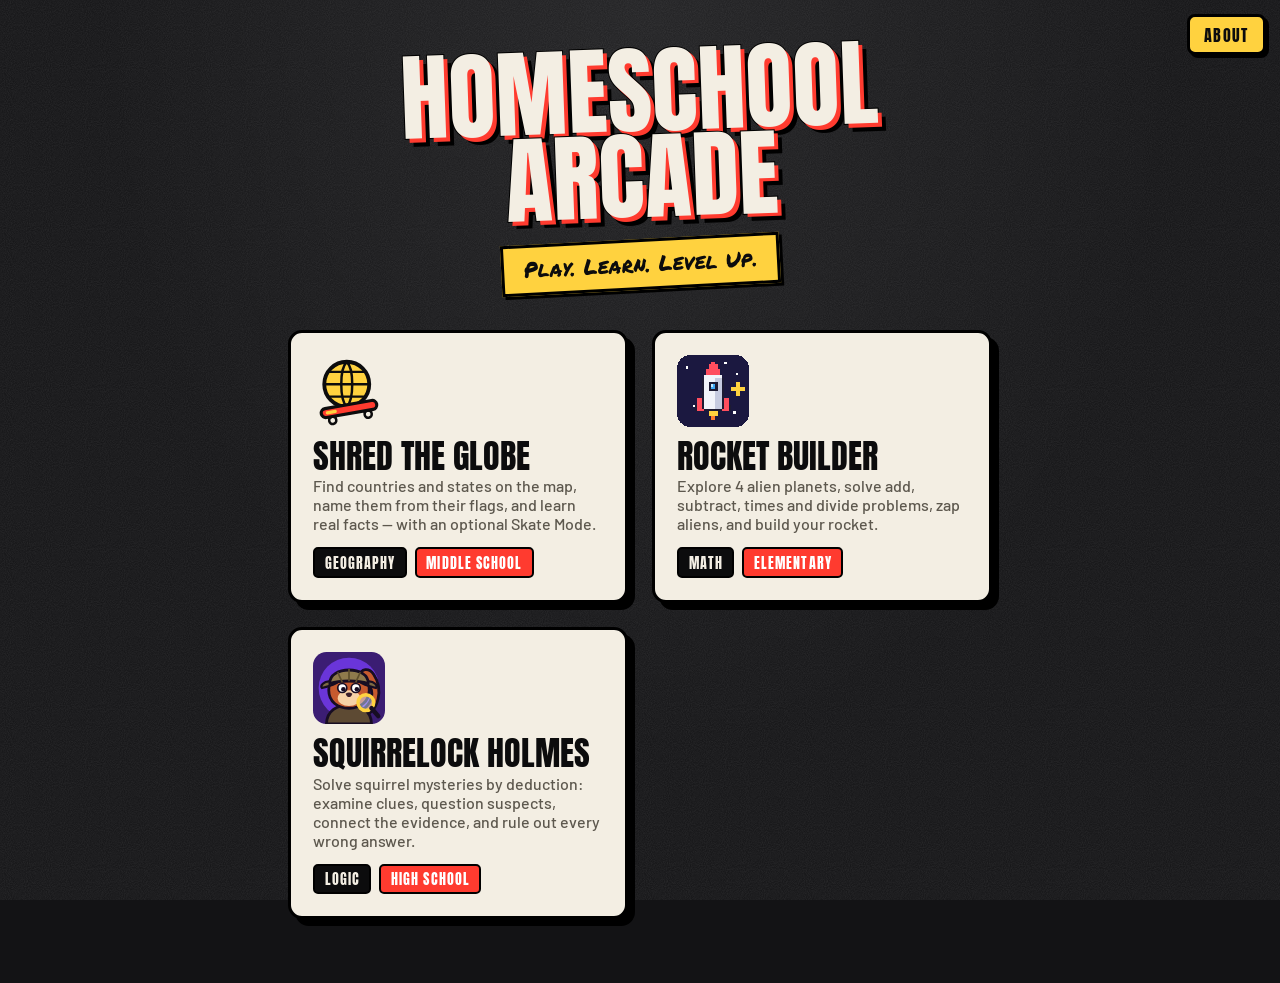
<file: index.html>
<!doctype html>
<html lang="en">
<head>
  <meta charset="utf-8">
  <!-- Security: this page has no scripts, so none are allowed to run; it only loads files from this site. -->
  <meta http-equiv="Content-Security-Policy" content="default-src 'self'; script-src 'none'; style-src 'self' 'unsafe-inline'; img-src 'self' data:; font-src 'self'; object-src 'none'; base-uri 'self'; form-action 'none'">
  <meta name="referrer" content="strict-origin-when-cross-origin">
  <meta name="viewport" content="width=device-width, initial-scale=1">
  <title>Homeschool Arcade</title>
  <meta name="description" content="Learning games built for our homeschool.">
  <meta name="theme-color" content="#121214">
  <link rel="icon" href="img/arcade-icon.svg" type="image/svg+xml">
  <style>
    @font-face { font-family: "Anton"; src: url(shred-the-globe/fonts/anton-latin-400-normal.woff2) format("woff2"); font-display: swap; }
    @font-face { font-family: "Permanent Marker"; src: url(shred-the-globe/fonts/permanent-marker-latin-400-normal.woff2) format("woff2"); font-display: swap; }
    @font-face { font-family: "Barlow"; src: url(shred-the-globe/fonts/barlow-latin-500-normal.woff2) format("woff2"); font-weight: 500; font-display: swap; }
    :root { --ink: #0c0c0d; --grip: #131315; --paper: #f3eee3; --red: #ff3b2f; --yellow: #ffd23f; --muted: #a8a397; }
    * { box-sizing: border-box; }
    html, body { margin: 0; min-height: 100%; }
    body { position: relative; }
    body {
      font-family: "Barlow", system-ui, sans-serif; font-weight: 500; color: var(--paper); background-color: var(--grip);
      background-image: radial-gradient(ellipse at 50% 0%, rgba(255,255,255,.06), transparent 60%),
        url("data:image/svg+xml;utf8,<svg xmlns='http://www.w3.org/2000/svg' width='160' height='160'><filter id='n'><feTurbulence type='fractalNoise' baseFrequency='.95' numOctaves='2' stitchTiles='stitch'/><feColorMatrix values='0 0 0 0 1  0 0 0 0 1  0 0 0 0 1  0 0 0 .09 0'/></filter><rect width='100%' height='100%' filter='url(%23n)'/></svg>");
      background-attachment: fixed;
      display: flex; flex-direction: column; align-items: center; padding: 48px 16px 64px;
    }
    h1 { margin: 0; font-family: "Anton", Impact, sans-serif; font-weight: 400; text-transform: uppercase; line-height: .9; font-size: clamp(3rem, 10vw, 6rem); text-align: center;
      text-shadow: 4px 4px 0 var(--red), 8px 8px 0 #000; -webkit-text-stroke: 2px #000; paint-order: stroke fill; transform: rotate(-2deg); }
    .tag { font-family: "Permanent Marker", cursive; font-size: 1.35rem; color: var(--ink); background: var(--yellow); border: 3px solid #000; box-shadow: 3px 3px 0 #000; padding: .3em .9em; transform: rotate(-3deg); margin: 18px 0 40px; display: inline-block; }
    .games { width: min(900px, 100%); display: grid; grid-template-columns: repeat(auto-fit, minmax(260px, 340px)); justify-content: center; gap: 24px; }
    .game { display: flex; flex-direction: column; text-decoration: none; color: var(--ink); background: var(--paper); border: 3px solid #000; border-radius: 14px; box-shadow: 7px 7px 0 #000; padding: 22px; transition: transform .12s, box-shadow .12s; }
    .game:hover { transform: translate(-3px,-3px); box-shadow: 10px 10px 0 #000; }
    .game:focus-visible { outline: 3px solid var(--yellow); outline-offset: 4px; }
    .game img { width: 72px; height: 72px; }
    .game h2 { margin: 12px 0 4px; font-family: "Anton", Impact, sans-serif; font-weight: 400; text-transform: uppercase; font-size: 2.1rem; line-height: 1; }
    .game p { margin: 0; color: #5d584e; }
    .chips { display: flex; flex-wrap: wrap; gap: 8px; margin-top: auto; padding-top: 14px; }
    .chip { display: inline-block; font-family: "Anton", Impact, sans-serif; text-transform: uppercase; letter-spacing: .08em; font-size: .85rem; padding: .25em .7em; border-radius: 5px; border: 2px solid #000; }
    .chip--subject { background: var(--ink); color: var(--paper); }
    .chip--age { background: var(--red); color: #fff; }
    /* About button + pop-up (works without any scripts, using the browser's built-in "popover") */
    .about-btn { position: absolute; top: 14px; right: 14px; font-family: "Anton", Impact, sans-serif; text-transform: uppercase; letter-spacing: .08em; font-size: 1rem;
      color: var(--ink); background: var(--yellow); border: 3px solid #000; border-radius: 8px; box-shadow: 3px 3px 0 #000; padding: .35em .9em; cursor: pointer; }
    .about-btn:hover { transform: translate(-1px,-1px); box-shadow: 4px 4px 0 #000; }
    .about-btn:focus-visible, .about__close:focus-visible { outline: 3px solid var(--paper); outline-offset: 3px; }
    .about { width: min(460px, calc(100% - 32px)); color: var(--ink); background: var(--paper); border: 3px solid #000; border-radius: 14px; box-shadow: 8px 8px 0 #000; padding: 26px 26px 22px; }
    .about::backdrop { background: rgba(0,0,0,.6); }
    .about h2 { margin: 0 0 10px; font-family: "Anton", Impact, sans-serif; font-weight: 400; text-transform: uppercase; font-size: 2rem; line-height: 1; }
    .about p { margin: 0 0 12px; line-height: 1.45; color: #3b3830; }
    .about .new { font-family: "Permanent Marker", cursive; color: var(--red); font-size: 1.15rem; }
    .about__close { font-family: "Anton", Impact, sans-serif; text-transform: uppercase; letter-spacing: .08em; font-size: 1rem; color: var(--paper); background: var(--ink);
      border: 3px solid #000; border-radius: 8px; padding: .35em 1.1em; cursor: pointer; margin-top: 4px; }
  </style>
</head>
<body>
  <button class="about-btn" type="button" popovertarget="about">About</button>
  <div class="about" id="about" popover>
    <h2>About Homeschool Arcade</h2>
    <p>Every game here is made to be easy to pick up and fun to play. Each one also practices a core school skill, like math facts or geography, so kids build real skills while they play.</p>
    <p class="new">New games are added all the time, so check back often!</p>
    <button class="about__close" type="button" popovertarget="about" popovertargetaction="hide">Got it!</button>
  </div>
  <h1>Homeschool<br>Arcade</h1>
  <span class="tag">Play. Learn. Level Up.</span>
  <main class="games">
    <!-- Each game lists its subject(s) and age level(s) so the list can be sorted/filtered later. -->
    <a class="game" href="shred-the-globe/index.html" data-subjects="geography" data-ages="middle-school">
      <img src="shred-the-globe/img/icon.svg" alt="">
      <h2>Shred the Globe</h2>
      <p>Find countries and states on the map, name them from their flags, and learn real facts — with an optional Skate Mode.</p>
      <div class="chips">
        <span class="chip chip--subject">Geography</span>
        <span class="chip chip--age">Middle School</span>
      </div>
    </a>
    <a class="game" href="rocket-builder/index.html" data-subjects="math" data-ages="elementary">
      <img src="rocket-builder/img/icon.svg" alt="">
      <h2>Rocket Builder</h2>
      <p>Explore 4 alien planets, solve add, subtract, times and divide problems, zap aliens, and build your rocket.</p>
      <div class="chips">
        <span class="chip chip--subject">Math</span>
        <span class="chip chip--age">Elementary</span>
      </div>
    </a>
    <a class="game" href="squirrelock-holmes/index.html" data-subjects="logic" data-ages="high-school">
      <img src="squirrelock-holmes/img/icon.svg" alt="">
      <h2>Squirrelock Holmes</h2>
      <p>Solve squirrel mysteries by deduction: examine clues, question suspects, connect the evidence, and rule out every wrong answer.</p>
      <div class="chips">
        <span class="chip chip--subject">Logic</span>
        <span class="chip chip--age">High School</span>
      </div>
    </a>
  </main>
</body>
</html>
</file>
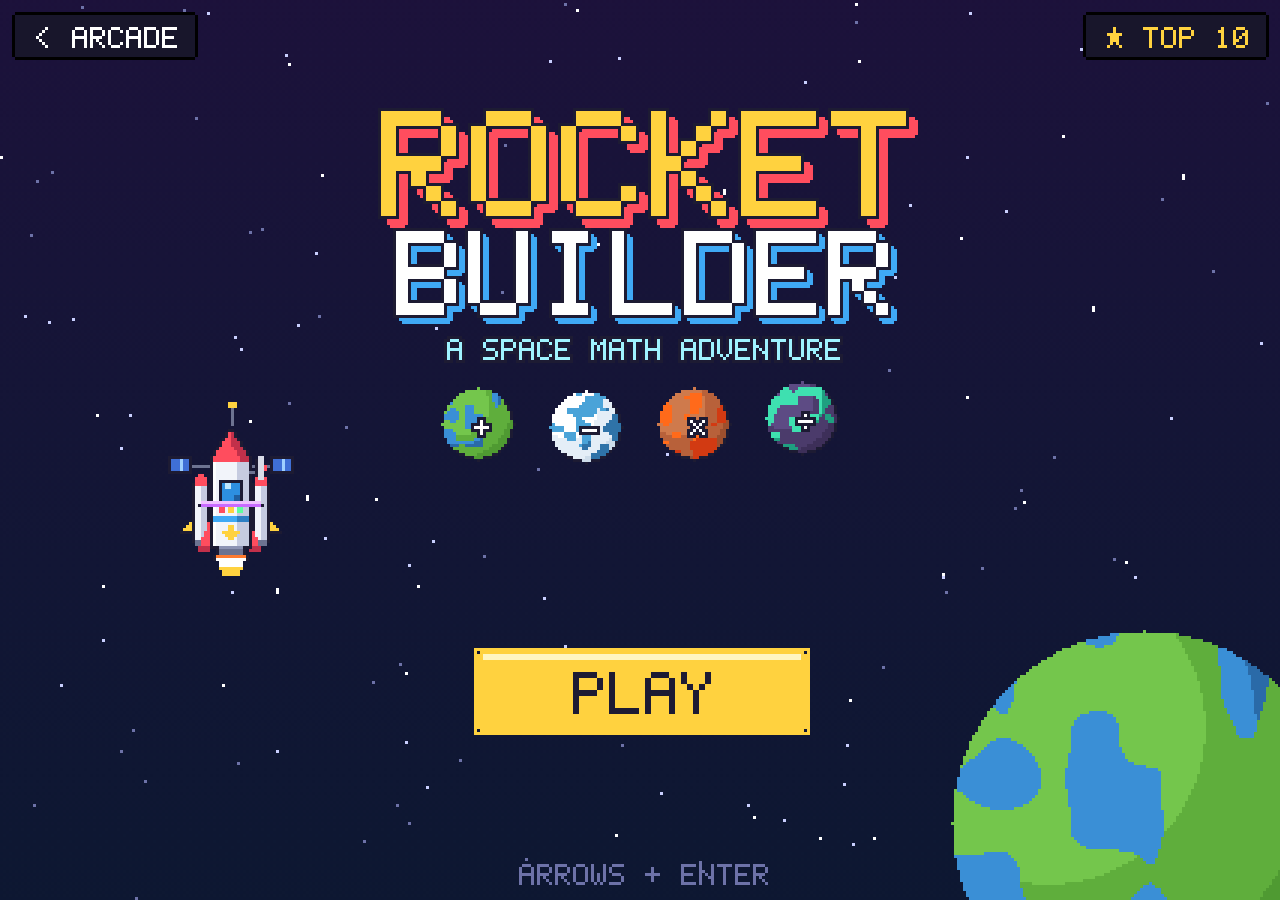
<file: rocket-builder/index.html>
<!doctype html>
<html lang="en">
<head>
  <meta charset="utf-8">
  <!-- Security: the browser may only run code and load files from this site, and may only send data to the shared leaderboard. -->
  <meta http-equiv="Content-Security-Policy" content="default-src 'self'; script-src 'self'; style-src 'self'; img-src 'self' data:; font-src 'self'; connect-src https://script.google.com https://script.googleusercontent.com; object-src 'none'; base-uri 'self'; form-action 'none'">
  <meta name="referrer" content="strict-origin-when-cross-origin">
  <meta name="viewport" content="width=device-width, initial-scale=1, maximum-scale=1, viewport-fit=cover, user-scalable=no">
  <title>Rocket Builder · Homeschool Arcade</title>
  <meta name="description" content="A space math adventure: explore 4 planets, solve add, subtract, multiply and divide problems, beat aliens and build your rocket.">
  <meta name="theme-color" content="#0b0b1a">
  <link rel="icon" href="img/icon.svg" type="image/svg+xml">
  <link rel="stylesheet" href="css/style.css">
</head>
<body>
  <noscript><p class="noscript">Rocket Builder needs JavaScript turned on to run.</p></noscript>
  <canvas id="game" aria-label="Rocket Builder math game"></canvas>
  <div id="safe-probe" aria-hidden="true"></div>
  <script src="../shared/arcade-config.js"></script>
  <script src="../shared/leaderboard.js"></script>
  <script src="js/engine.js"></script>
  <script src="js/art.js"></script>
  <script src="js/mathgen.js"></script>
  <script src="js/worlds.js"></script>
  <script src="js/play.js"></script>
  <script src="js/ui.js"></script>
  <script src="js/scenes.js"></script>
  <script src="js/scores.js"></script>
  <script src="js/main.js"></script>
</body>
</html>
</file>
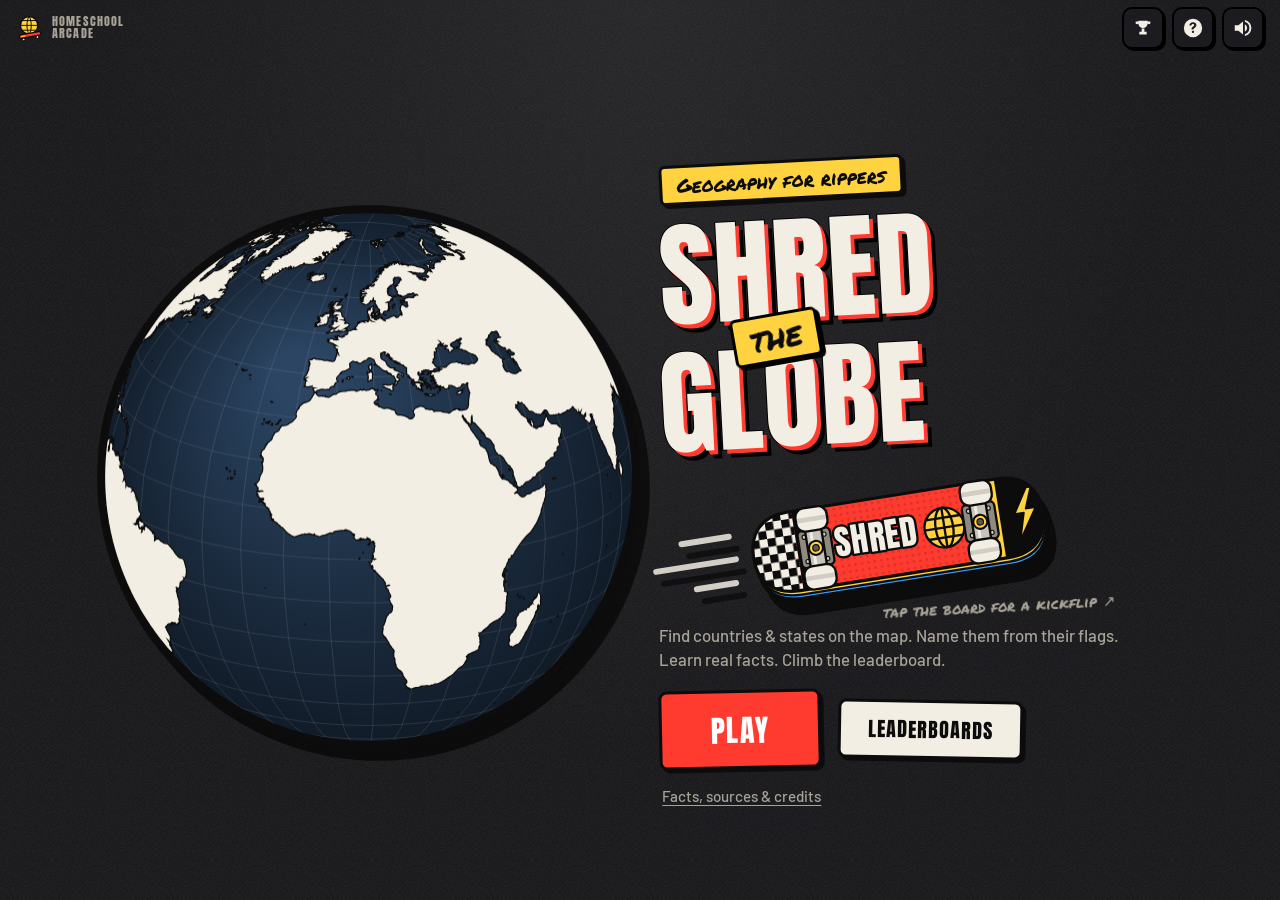
<file: shred-the-globe/index.html>
<!doctype html>
<html lang="en">
<head>
  <meta charset="utf-8">
  <!-- Security: the browser may only run code and load files from this site, and may only send data to the leaderboard. -->
  <meta http-equiv="Content-Security-Policy" content="default-src 'self'; script-src 'self'; style-src 'self'; img-src 'self' data:; font-src 'self'; connect-src 'self' https://script.google.com https://script.googleusercontent.com; object-src 'none'; base-uri 'self'; form-action 'none'">
  <meta name="referrer" content="strict-origin-when-cross-origin">
  <meta name="viewport" content="width=device-width, initial-scale=1, viewport-fit=cover">
  <title>Shred the Globe · Homeschool Arcade</title>
  <meta name="description" content="A skate-powered geography game: find countries and states on the map, name them from their flags, and learn real facts — with sources.">
  <meta name="theme-color" content="#121214">
  <link rel="icon" href="img/icon.svg" type="image/svg+xml">
  <link rel="stylesheet" href="css/style.css">
</head>
<body class="style-standard">
  <noscript><p class="noscript">Shred the Globe needs JavaScript turned on to run.</p></noscript>

  <div id="app">
    <!-- ============ TOP BAR ============ -->
    <header class="topbar">
      <a class="brand-mini" href="../index.html" title="Back to Homeschool Arcade">
        <img src="img/icon.svg" alt="" width="28" height="28">
        <span>Homeschool<br>Arcade</span>
      </a>
      <div class="topbar__actions">
        <button class="icon-btn" id="btn-boards-top" type="button" title="Leaderboards" aria-label="Leaderboards">
          <svg viewBox="0 0 24 24" aria-hidden="true"><path d="M7 4h10v3a5 5 0 0 1-10 0V4Zm-3 1h3v2a2 2 0 0 1-3 0V5Zm13 0h3v2a2 2 0 0 1-3 0V5ZM10.5 12.5h3V16h2.5v3H8v-3h2.5z"/></svg>
        </button>
        <button class="icon-btn" id="btn-help-top" type="button" title="How to play" aria-label="How to play">
          <svg viewBox="0 0 24 24" aria-hidden="true"><path d="M12 2a10 10 0 1 0 0 20 10 10 0 0 0 0-20Zm0 15.5a1.3 1.3 0 1 1 0-2.6 1.3 1.3 0 0 1 0 2.6Zm1.6-5.6c-.8.5-1 .8-1 1.6h-2.2c0-1.6.6-2.4 1.7-3.1.8-.5 1.1-.8 1.1-1.5 0-.7-.6-1.2-1.4-1.2-.9 0-1.5.6-1.6 1.5H8c.1-2.1 1.7-3.6 4-3.6 2.2 0 3.7 1.3 3.7 3.1 0 1.3-.6 2.1-2.1 3.2Z"/></svg>
        </button>
        <button class="icon-btn" id="btn-sound" type="button" title="Sound on/off" aria-label="Sound on/off" aria-pressed="true">
          <svg class="ico-on" viewBox="0 0 24 24" aria-hidden="true"><path d="M3 9h4l5-4v14l-5-4H3V9Zm13.5 3a4.5 4.5 0 0 0-2.5-4v8a4.5 4.5 0 0 0 2.5-4Zm-2.5-8.8v2.1a7 7 0 0 1 0 13.4v2.1a9 9 0 0 0 0-17.6Z"/></svg>
          <svg class="ico-off" viewBox="0 0 24 24" aria-hidden="true"><path d="M3 9h4l5-4v14l-5-4H3V9Zm13.6 3 2.7-2.7-1.4-1.4-2.7 2.7-2.7-2.7-1.4 1.4 2.7 2.7-2.7 2.7 1.4 1.4 2.7-2.7 2.7 2.7 1.4-1.4-2.7-2.7Z"/></svg>
        </button>
      </div>
    </header>

    <main id="main">
      <!-- ============ TITLE ============ -->
      <section class="screen screen--title is-active" id="screen-title" aria-label="Title screen">
        <div class="title-stage">
          <canvas id="globe" class="globe" width="900" height="900" aria-hidden="true"></canvas>
          <div class="title-copy">
            <p class="kicker sticker sticker--yellow">Geography for rippers</p>
            <h1 class="logo" aria-label="Shred the Globe">
              <span class="logo__shred">Shred</span>
              <span class="logo__the">the</span>
              <span class="logo__globe">Globe</span>
            </h1>
            <button class="deck-btn" id="deck-btn" type="button" aria-label="Kickflip the skateboard" title="Tap for a kickflip!">
              <svg class="logo-deck" id="logo-deck" viewBox="-10 40 700 290" aria-hidden="true">
                <defs>
                  <path id="stg-deck" d="M70,-68 H430 C478,-68 500,-40 500,0 C500,40 478,68 430,68 H70 C22,68 0,40 0,0 C0,-40 22,-68 70,-68 Z"/>
                  <clipPath id="stg-deck-clip"><use href="#stg-deck"/></clipPath>
                  <pattern id="stg-checker" width="28" height="28" patternUnits="userSpaceOnUse"><rect width="28" height="28" fill="#f3eee3"/><rect width="14" height="14" fill="#0c0c0d"/><rect x="14" y="14" width="14" height="14" fill="#0c0c0d"/></pattern>
                  <pattern id="stg-dots" width="11" height="11" patternUnits="userSpaceOnUse"><circle cx="5.5" cy="5.5" r="2.2" fill="#000" fill-opacity=".16"/></pattern>
                </defs>
                <g transform="translate(165 212) rotate(-9)">
                  <!-- speed lines -->
                  <g class="speed"><path d="M-36,-42 H-118"/><path d="M-30,-2 H-168"/><path d="M-36,38 H-104"/></g>
                  <!-- plywood edge -->
                  <use href="#stg-deck" class="ply ply-3" transform="translate(4 19)"/>
                  <use href="#stg-deck" class="ply ply-2" transform="translate(3 13)"/>
                  <use href="#stg-deck" class="ply ply-1" transform="translate(1.5 7)"/>
                  <!-- deck graphic (the underside) -->
                  <g clip-path="url(#stg-deck-clip)">
                    <rect x="-5" y="-75" width="510" height="150" class="d-base"/>
                    <rect x="-5" y="-75" width="510" height="150" fill="url(#stg-dots)"/>
                    <rect x="-5" y="-75" width="81" height="150" fill="url(#stg-checker)"/>
                    <rect x="76" y="-75" width="8" height="150" fill="#0c0c0d"/>
                    <rect x="424" y="-75" width="81" height="150" fill="#0c0c0d"/>
                    <rect x="418" y="-75" width="8" height="150" class="d-accent"/>
                    <path class="d-accent d-bolt" d="M478,-46 L452,-4 H468 L455,42 L489,-10 H472 L486,-46 Z"/>
                    <text x="212" y="21" text-anchor="middle" class="d-text">SHRED</text>
                    <g class="d-globe" transform="translate(330 0)">
                      <circle r="34" class="d-accent"/>
                      <ellipse rx="15" ry="34"/>
                      <path d="M-34,0 H34 M-29.4,-17 H29.4 M-29.4,17 H29.4 M0,-34 V34"/>
                    </g>
                  </g>
                  <use href="#stg-deck" class="d-outline"/>
                  <!-- trucks + wheels -->
                  <g class="truck" transform="translate(108 0)">
                    <rect x="-28" y="-32" width="56" height="64" rx="8" class="t-base"/>
                    <circle cx="-17" cy="-21" r="3.6" class="t-bolt"/><circle cx="17" cy="-21" r="3.6" class="t-bolt"/><circle cx="-17" cy="21" r="3.6" class="t-bolt"/><circle cx="17" cy="21" r="3.6" class="t-bolt"/>
                    <rect x="-14" y="-54" width="28" height="108" rx="12" class="t-hanger"/>
                    <rect x="-7" y="-46" width="5" height="92" rx="2.5" class="t-shine"/>
                    <g class="wheel"><rect x="-27" y="-70" width="54" height="40" rx="15" class="w-body"/><rect x="-27" y="-54" width="54" height="8" class="w-band"/></g>
                    <g class="wheel"><rect x="-27" y="30" width="54" height="40" rx="15" class="w-body"/><rect x="-27" y="46" width="54" height="8" class="w-band"/></g>
                    <circle r="12" class="t-bush"/><circle r="5.5" class="t-nut"/>
                  </g>
                  <g class="truck" transform="translate(392 0)">
                    <rect x="-28" y="-32" width="56" height="64" rx="8" class="t-base"/>
                    <circle cx="-17" cy="-21" r="3.6" class="t-bolt"/><circle cx="17" cy="-21" r="3.6" class="t-bolt"/><circle cx="-17" cy="21" r="3.6" class="t-bolt"/><circle cx="17" cy="21" r="3.6" class="t-bolt"/>
                    <rect x="-14" y="-54" width="28" height="108" rx="12" class="t-hanger"/>
                    <rect x="-7" y="-46" width="5" height="92" rx="2.5" class="t-shine"/>
                    <g class="wheel"><rect x="-27" y="-70" width="54" height="40" rx="15" class="w-body"/><rect x="-27" y="-54" width="54" height="8" class="w-band"/></g>
                    <g class="wheel"><rect x="-27" y="30" width="54" height="40" rx="15" class="w-body"/><rect x="-27" y="46" width="54" height="8" class="w-band"/></g>
                    <circle r="12" class="t-bush"/><circle r="5.5" class="t-nut"/>
                  </g>
                </g>
              </svg>
            </button>
            <span class="deck-hint" aria-hidden="true">tap the board for a kickflip &#8599;</span>
            <p class="title-tag">Find countries &amp; states on the map. Name them from their flags.<br>Learn real facts. Climb the leaderboard.</p>
            <div class="title-actions">
              <button class="btn btn--red btn--xl" id="btn-play" type="button">Play</button>
              <button class="btn btn--paper" id="btn-boards" type="button">Leaderboards</button>
            </div>
            <button class="link-btn" id="btn-credits" type="button">Facts, sources &amp; credits</button>
          </div>
        </div>
      </section>

      <!-- ============ SETUP ============ -->
      <section class="screen screen--setup" id="screen-setup" aria-label="Choose your game">
        <div class="setup">
          <div class="setup__head">
            <button class="back-btn" type="button" data-nav="title" aria-label="Back">&larr; Back</button>
            <h2 class="setup__title">Set up your run</h2>
          </div>

          <div class="setup__group" role="radiogroup" aria-labelledby="lbl-style">
            <h3 class="setup__label" id="lbl-style"><span class="num">1</span> Pick your style</h3>
            <div class="choices">
              <button class="choice" type="button" role="radio" data-key="style" data-val="standard">
                <span class="choice__icon"><svg viewBox="0 0 48 48" aria-hidden="true"><circle cx="24" cy="24" r="19"/><path d="M5 24h38M24 5c6 6 6 32 0 38M24 5c-6 6-6 32 0 38M9 14h30M9 34h30"/></svg></span>
                <span class="choice__title">Standard</span>
                <span class="choice__sub">Map, flag, population &amp; a fun fact about every place.</span>
              </button>
              <button class="choice choice--skate" type="button" role="radio" data-key="style" data-val="skate">
                <span class="choice__icon"><svg viewBox="0 0 48 48" aria-hidden="true"><rect x="4" y="18" width="40" height="9" rx="4.5"/><circle cx="13" cy="34" r="4"/><circle cx="35" cy="34" r="4"/><path d="M9 29h8M31 29h8"/></svg></span>
                <span class="choice__title">Skate Mode</span>
                <span class="choice__sub">Everything in Standard, plus the local skate scene and its legends.</span>
              </button>
            </div>
          </div>

          <div class="setup__group" role="radiogroup" aria-labelledby="lbl-game">
            <h3 class="setup__label" id="lbl-game"><span class="num">2</span> Pick your game</h3>
            <div class="choices">
              <button class="choice" type="button" role="radio" data-key="game" data-val="spot">
                <span class="choice__icon"><svg viewBox="0 0 48 48" aria-hidden="true"><path d="M24 44s14-13.5 14-24a14 14 0 1 0-28 0c0 10.5 14 24 14 24Z"/><circle cx="24" cy="20" r="5"/></svg></span>
                <span class="choice__title">Spot Hunt</span>
                <span class="choice__sub">We name a place. You find it on the map.</span>
              </button>
              <button class="choice" type="button" role="radio" data-key="game" data-val="flag">
                <span class="choice__icon"><svg viewBox="0 0 48 48" aria-hidden="true"><path d="M10 44V5M10 7h26l-5 8 5 8H10"/></svg></span>
                <span class="choice__title">Flag Flip</span>
                <span class="choice__sub">See the flag, fact &amp; population. Pick the right place from 5.</span>
              </button>
            </div>
          </div>

          <div class="setup__group" role="radiogroup" aria-labelledby="lbl-turf">
            <h3 class="setup__label" id="lbl-turf"><span class="num">3</span> Pick your turf</h3>
            <div class="choices">
              <button class="choice" type="button" role="radio" data-key="turf" data-val="world">
                <span class="choice__icon"><svg viewBox="0 0 48 48" aria-hidden="true"><circle cx="24" cy="24" r="19"/><path d="M12 13c4 2 6 0 9 3s-1 6 3 8 7-2 8 3-4 6-2 9M30 7c-1 3 2 4 4 6"/></svg></span>
                <span class="choice__title">World</span>
                <span class="choice__sub" data-count="world"></span>
              </button>
              <button class="choice" type="button" role="radio" data-key="turf" data-val="usa">
                <span class="choice__icon"><svg viewBox="0 0 48 48" aria-hidden="true"><path d="M5 14l9-2 13 2 10-1 4 3-2 5 3 3-6 8-4 1-2 6-3-5-9 1-4-4-6-1-3-6z"/></svg></span>
                <span class="choice__title">USA</span>
                <span class="choice__sub" data-count="usa"></span>
              </button>
            </div>
          </div>

          <div class="setup__go">
            <p class="setup__summary" id="setup-summary"></p>
            <button class="btn btn--red btn--xl" id="btn-start" type="button">Drop in &rarr;</button>
          </div>
        </div>
      </section>

      <!-- ============ GAME ============ -->
      <section class="screen screen--game" id="screen-game" aria-label="Game">
        <div class="hud">
          <div class="hud__left">
            <div class="hud__stat"><span class="hud__k">Round</span><span class="hud__v" id="hud-round">1/15</span></div>
            <div class="hud__stat"><span class="hud__k">Points</span><span class="hud__v" id="hud-score">0</span></div>
            <div class="hud__stat hud__stat--streak"><span class="hud__k">Streak</span><span class="hud__v" id="hud-streak">0</span></div>
            <div class="hud__stat"><span class="hud__k">Time</span><span class="hud__v" id="hud-time">0:00</span></div>
          </div>
          <div class="hud__mode" id="hud-mode"></div>
          <div class="hud__right">
            <div class="quit" id="quit">
              <button class="icon-btn icon-btn--small" id="btn-quit" type="button" title="Quit run" aria-label="Quit run">
                <svg viewBox="0 0 24 24" aria-hidden="true"><path d="M6.4 5 12 10.6 17.6 5 19 6.4 13.4 12 19 17.6 17.6 19 12 13.4 6.4 19 5 17.6 10.6 12 5 6.4z"/></svg>
              </button>
              <span class="quit__confirm">Quit run?
                <button type="button" class="mini-btn" id="btn-quit-yes">Yes</button>
                <button type="button" class="mini-btn mini-btn--ghost" id="btn-quit-no">No</button>
              </span>
            </div>
          </div>
        </div>

        <!-- Spot Hunt -->
        <div class="play play--spot" id="play-spot">
          <div class="prompt" id="spot-prompt" aria-live="polite">
            <span class="prompt__label">Find</span>
            <span class="prompt__name" id="spot-name"></span>
            <span class="prompt__where" id="spot-where" hidden></span>
          </div>
          <div class="mapbox" id="mapbox">
            <div class="map-msg" id="map-msg" aria-live="polite"></div>
            <div class="zoom-ctrls">
              <button class="zbtn" type="button" id="zoom-in" aria-label="Zoom in">+</button>
              <button class="zbtn" type="button" id="zoom-out" aria-label="Zoom out">&minus;</button>
              <button class="zbtn zbtn--reset" type="button" id="zoom-reset" aria-label="Re-center map" title="Re-center">
                <svg viewBox="0 0 24 24" aria-hidden="true"><path d="M4 4h6v2H7.4l3.3 3.3-1.4 1.4L6 7.4V10H4V4Zm10 0h6v6h-2V7.4l-3.3 3.3-1.4-1.4L16.6 6H14V4ZM4 14h2v2.6l3.3-3.3 1.4 1.4L7.4 18H10v2H4v-6Zm14 0h2v6h-6v-2h2.6l-3.3-3.3 1.4-1.4 3.3 3.3V14Z"/></svg>
              </button>
            </div>
            <p class="map-hint">Scroll or pinch to zoom &middot; drag to move &middot; tiny places have a dot</p>
            <p class="rotate-tip">Tip: turn your phone sideways for a bigger map</p>
          </div>
        </div>

        <!-- Flag Flip -->
        <div class="play play--flag" id="play-flag">
          <div class="clue card" id="clue">
            <div class="clue__flagwrap"><img class="clue__flag" id="clue-flag" alt="Mystery flag"></div>
            <div class="clue__body">
              <p class="clue__label">Mystery <span id="clue-kind">country</span></p>
              <p class="clue__pop"><span class="clue__k">Population</span> <strong id="clue-pop"></strong></p>
              <p class="clue__fact" id="clue-fact"></p>
              <div class="clue__skate" id="clue-skate"></div>
            </div>
          </div>
          <div class="options" id="options" role="group" aria-label="Pick the answer"></div>
        </div>
      </section>

      <!-- ============ END ============ -->
      <section class="screen screen--end" id="screen-end" aria-label="Run complete">
        <div class="end">
          <p class="end__kicker sticker sticker--yellow" id="end-board-name"></p>
          <h2 class="end__title">Run complete</h2>
          <div class="end__score"><span id="end-score">0</span><small>/<span id="end-total">15</span></small></div>
          <p class="end__rank" id="end-rank"></p>
          <div class="end__stats">
            <div><span>Accuracy</span><strong id="end-acc"></strong></div>
            <div><span>Time</span><strong id="end-time"></strong></div>
            <div><span>Best streak</span><strong id="end-streak"></strong></div>
          </div>

          <div class="initials card" id="initials" hidden>
            <p class="initials__head">New high score! Enter your initials</p>
            <div class="initials__wrap">
              <div class="initials__slots" id="initials-slots"></div>
              <input class="initials__input" id="initials-input" type="text" maxlength="3" autocomplete="off" autocapitalize="characters" autocorrect="off" spellcheck="false" enterkeyhint="done" aria-label="Your initials, up to 3 letters">
            </div>
            <p class="initials__msg" id="initials-msg" aria-live="assertive"></p>
            <button class="btn btn--red" id="btn-initials" type="button">Save score</button>
          </div>

          <div class="end__board" id="end-board"></div>

          <div class="end__review" id="end-review"></div>

          <div class="end__actions">
            <button class="btn btn--red" id="btn-again" type="button">Run it back</button>
            <button class="btn btn--paper" id="btn-menu" type="button">Main menu</button>
          </div>
        </div>
      </section>

      <!-- ============ LEADERBOARDS ============ -->
      <section class="screen screen--boards" id="screen-boards" aria-label="Leaderboards">
        <div class="boards">
          <div class="setup__head">
            <button class="back-btn" type="button" data-nav="back" aria-label="Back">&larr; Back</button>
            <h2 class="setup__title">Leaderboards</h2>
          </div>
          <div class="tabs" id="tabs-style" role="tablist"></div>
          <div class="tabs tabs--small" id="tabs-game" role="tablist"></div>
          <div class="boards__table" id="boards-table"></div>
          <button class="link-btn link-btn--danger" id="btn-reset-board" type="button">Reset this board</button>
          <p class="boards__note">Scores are saved in this web browser on this device.</p>
        </div>
      </section>
    </main>
  </div>

  <!-- ============ REVEAL MODAL ============ -->
  <div class="modal" id="reveal" role="dialog" aria-modal="true" aria-labelledby="reveal-name" hidden>
    <div class="modal__card reveal" id="reveal-card"></div>
  </div>

  <!-- ============ INFO MODAL ============ -->
  <div class="modal" id="info" role="dialog" aria-modal="true" aria-labelledby="info-title" hidden>
    <div class="modal__card info">
      <button class="icon-btn icon-btn--small modal__x" type="button" data-close aria-label="Close">
        <svg viewBox="0 0 24 24" aria-hidden="true"><path d="M6.4 5 12 10.6 17.6 5 19 6.4 13.4 12 19 17.6 17.6 19 12 13.4 6.4 19 5 17.6 10.6 12 5 6.4z"/></svg>
      </button>
      <div id="info-body"></div>
    </div>
  </div>

  <!-- ============ CONFIRM MODAL ============ -->
  <div class="modal" id="confirm" role="alertdialog" aria-modal="true" aria-labelledby="confirm-text" hidden>
    <div class="modal__card confirm">
      <p id="confirm-text"></p>
      <div class="confirm__actions">
        <button class="btn btn--red" id="confirm-yes" type="button">Yes</button>
        <button class="btn btn--paper" id="confirm-no" type="button">Cancel</button>
      </div>
    </div>
  </div>

  <div class="toast" id="toast" aria-live="polite"></div>

  <script src="js/lib/d3.min.js"></script>
  <script src="js/lib/topojson-client.min.js"></script>
  <script src="data/world-topo.js"></script>
  <script src="data/us-topo.js"></script>
  <script src="data/geo-data.js"></script>
  <script src="data/skate-data.js"></script>
  <script src="../shared/arcade-config.js"></script>
  <script src="js/config.js"></script>
  <script src="js/app.js"></script>
</body>
</html>
</file>
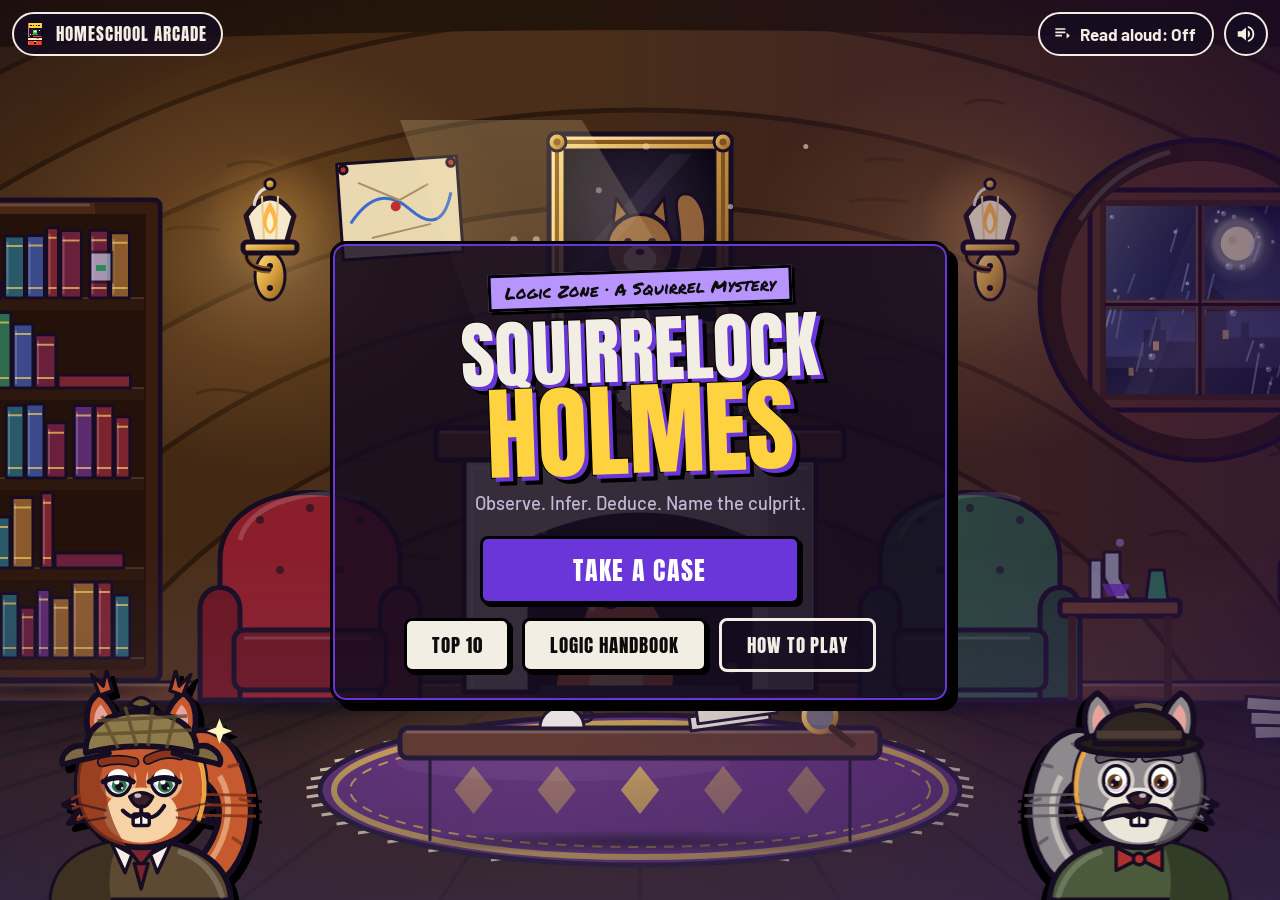
<file: squirrelock-holmes/index.html>
<!doctype html>
<html lang="en">
<head>
  <meta charset="utf-8">
  <!-- Security: the browser may only run code and load files from this site, and may only send data to the shared leaderboard. -->
  <meta http-equiv="Content-Security-Policy" content="default-src 'self'; script-src 'self'; style-src 'self'; img-src 'self' data:; font-src 'self'; connect-src https://script.google.com https://script.googleusercontent.com; object-src 'none'; base-uri 'self'; form-action 'none'">
  <meta name="referrer" content="strict-origin-when-cross-origin">
  <meta name="viewport" content="width=device-width, initial-scale=1, viewport-fit=cover">
  <title>Squirrelock Holmes · Homeschool Arcade</title>
  <meta name="description" content="A point-and-click squirrel mystery that teaches logic: observe, infer, deduce, and rule out every wrong answer.">
  <meta name="theme-color" content="#140b20">
  <link rel="icon" href="img/icon.svg" type="image/svg+xml">
  <link rel="stylesheet" href="css/style.css">
</head>
<body>
  <noscript><p class="noscript">Squirrelock Holmes needs JavaScript turned on to run.</p></noscript>

  <div id="app">
    <!-- ============ TITLE ============ -->
    <section class="screen screen--title is-active" id="scr-title" aria-labelledby="title-logo">
      <svg class="backdrop" id="title-art" viewBox="0 0 1600 900" preserveAspectRatio="xMidYMid slice" aria-hidden="true" focusable="false"></svg>
      <div class="backdrop-fog" aria-hidden="true"></div>
      <div class="corner-bar">
        <a class="arcade-link" href="../index.html" aria-label="Back to Homeschool Arcade"><img src="../img/arcade-icon.svg" alt="" width="26" height="26"> <span class="arcade-link__txt">Homeschool Arcade</span></a>
        <span class="corner-bar__right">
        <button class="pill-btn js-speech" type="button" aria-pressed="false" aria-label="Read everything aloud" title="Read all the text aloud with your device's voice" hidden>
          <svg viewBox="0 0 24 24" aria-hidden="true"><path d="M4 5h12v2H4V5Zm0 4h12v2H4V9Zm0 4h8v2H4v-2Zm13.5-2.5 4 3.5-4 3.5v-7Z"/></svg><span><span class="pill-label">Read aloud: </span><b class="js-speech-state">Off</b></span>
        </button>
        <button class="icon-btn js-mute" type="button" aria-pressed="false" aria-label="Sound on" title="Sound on/off">
          <svg class="ico-on" viewBox="0 0 24 24" aria-hidden="true"><path d="M3 9h4l5-4v14l-5-4H3V9Zm13.5 3a4.5 4.5 0 0 0-2.5-4v8a4.5 4.5 0 0 0 2.5-4Zm-2.5-8.8v2.1a7 7 0 0 1 0 13.4v2.1a9 9 0 0 0 0-17.6Z"/></svg>
          <svg class="ico-off" viewBox="0 0 24 24" aria-hidden="true"><path d="M3 9h4l5-4v14l-5-4H3V9Zm13.6 3 2.7-2.7-1.4-1.4-2.7 2.7-2.7-2.7-1.4 1.4 2.7 2.7-2.7 2.7 1.4 1.4 2.7-2.7 2.7 2.7 1.4-1.4-2.7-2.7Z"/></svg>
        </button>
        </span>
      </div>
      <div class="title-card">
        <p class="kicker">Logic Zone · A Squirrel Mystery</p>
        <h1 class="logo" id="title-logo"><span class="logo__a">Squirrelock</span><span class="logo__b">Holmes</span></h1>
        <p class="tagline">Observe. Infer. Deduce. Name the culprit.</p>
        <div class="title-actions">
          <div class="title-actions__main">
            <button class="btn btn--violet btn--xl" id="btn-take" type="button">Take a Case</button>
          </div>
          <div class="title-actions__more">
            <button class="btn btn--paper" id="btn-top" type="button">Top 10</button>
            <button class="btn btn--paper" id="btn-handbook" type="button">Logic Handbook</button>
            <button class="btn btn--ghost" id="btn-howto" type="button">How to Play</button>
          </div>
        </div>
      </div>
      <div class="title-cast" id="title-cast" aria-hidden="true"></div>
    </section>

    <!-- ============ PICK A CASE ============ -->
    <section class="screen screen--pick" id="scr-pick" aria-labelledby="pick-title">
      <svg class="backdrop backdrop--dim" id="pick-art" viewBox="0 0 1600 900" preserveAspectRatio="xMidYMid slice" aria-hidden="true" focusable="false"></svg>
      <div class="pick">
        <div class="pick__head">
          <button class="back-btn" type="button" data-nav="title">&larr; Back</button>
          <h2 class="pick__title" id="pick-title">Choose your case</h2>
        </div>
        <div class="casefiles" id="casefiles"></div>
        <p class="pick__note">Each case has several versions with different culprits, so it plays differently next time.</p>
      </div>
    </section>

    <!-- ============ THE CASE ============ -->
    <section class="screen screen--case" id="scr-case" aria-label="Investigation">
      <header class="hud">
        <div class="hud__left">
          <button class="hud-btn" id="btn-pause" type="button" aria-label="Pause" title="Pause (P)">
            <svg viewBox="0 0 24 24" aria-hidden="true"><path d="M7 5h4v14H7zM13 5h4v14h-4z"/></svg><span class="hud-btn__txt">Pause</span>
          </button>
          <div class="hud__title"><span class="hud__case" id="hud-case"></span><span class="hud__tier" id="hud-tier"></span></div>
        </div>
        <div class="timer" id="timer" role="timer" aria-label="Case time">
          <span class="timer__label">TIME</span>
          <span class="timer__digits" id="timer-digits">00:00</span>
          <span class="timer__pen" id="timer-pen" aria-live="polite"></span>
        </div>
        <div class="hud__right">
          <button class="hud-btn" id="btn-hint" type="button" aria-label="Ask Watson for a hint (adds 30 seconds)" title="Ask Watson for a hint. Adds 30 seconds.">
            <svg viewBox="0 0 24 24" aria-hidden="true"><path d="M12 2a7 7 0 0 0-4 12.7V17h8v-2.3A7 7 0 0 0 12 2Zm-3 17h6v1.5a1.5 1.5 0 0 1-1.5 1.5h-3A1.5 1.5 0 0 1 9 20.5V19Z"/></svg><span class="hud-btn__txt">Ask Watson</span>
          </button>
          <button class="hud-btn" id="btn-notebook" type="button" aria-expanded="false" aria-controls="notebook" aria-label="Notebook" title="Notebook (N)">
            <svg viewBox="0 0 24 24" aria-hidden="true"><path d="M6 2h11a2 2 0 0 1 2 2v16a2 2 0 0 1-2 2H6V2Zm-2 3h2v2H4V5Zm0 4h2v2H4V9Zm0 4h2v2H4v-2Zm0 4h2v2H4v-2Zm6-11v2h6V6h-6Z"/></svg><span class="hud-btn__txt">Notebook</span><span class="badge" id="nb-count">0</span>
          </button>
          <button class="btn-solve" id="btn-solve" type="button" title="Name the culprit (S)">Solve!</button>
          <button class="icon-btn icon-btn--hud js-mute" type="button" aria-pressed="false" aria-label="Sound on" title="Sound on/off">
            <svg class="ico-on" viewBox="0 0 24 24" aria-hidden="true"><path d="M3 9h4l5-4v14l-5-4H3V9Zm13.5 3a4.5 4.5 0 0 0-2.5-4v8a4.5 4.5 0 0 0 2.5-4Zm-2.5-8.8v2.1a7 7 0 0 1 0 13.4v2.1a9 9 0 0 0 0-17.6Z"/></svg>
            <svg class="ico-off" viewBox="0 0 24 24" aria-hidden="true"><path d="M3 9h4l5-4v14l-5-4H3V9Zm13.6 3 2.7-2.7-1.4-1.4-2.7 2.7-2.7-2.7-1.4 1.4 2.7 2.7-2.7 2.7 1.4 1.4 2.7-2.7 2.7 2.7 1.4-1.4-2.7-2.7Z"/></svg>
          </button>
        </div>
      </header>
      <nav class="rooms" id="room-tabs" aria-label="Rooms"></nav>
      <div class="stage-wrap" id="stage-wrap">
        <div class="stage" id="stage">
          <svg class="scene" id="scene" viewBox="0 0 1600 900" role="img" aria-label="The room" focusable="false"></svg>
          <div class="amb" id="amb" aria-hidden="true"></div>
          <div class="hotspots" id="hotspots" role="group" aria-label="Things to examine. Use Tab to move between them."></div>
          <canvas class="fx" id="fx" aria-hidden="true"></canvas>
        </div>
      </div>
      <div class="witnesses" id="witnesses" role="group" aria-label="People to question"></div>

      <aside class="notebook" id="notebook" aria-label="Detective's notebook" hidden>
        <div class="notebook__head">
          <h2>Detective's Notebook</h2>
          <button class="icon-btn icon-btn--small" id="nb-close" type="button" aria-label="Close notebook">
            <svg viewBox="0 0 24 24" aria-hidden="true"><path d="M6.4 5 12 10.6 17.6 5 19 6.4 13.4 12 19 17.6 17.6 19 12 13.4 6.4 19 5 17.6 10.6 12 5 6.4z"/></svg>
          </button>
        </div>
        <div class="connect" id="connect">
          <div class="connect__slots">
            <div class="connect__slot" id="pin-a">Pin a clue</div>
            <span class="connect__plus" aria-hidden="true">+</span>
            <div class="connect__slot" id="pin-b">Pin a clue</div>
          </div>
          <button class="btn btn--violet btn--sm" id="btn-connect" type="button" disabled>Connect</button>
          <p class="connect__help">Pin two entries, then Connect them. A real link becomes a <strong>Deduction</strong>.</p>
        </div>
        <div class="notebook__body" id="nb-body"></div>
      </aside>
    </section>
  </div>

  <!-- ============ DIALOGS ============ -->
  <dialog class="talk" id="dlg-talk" aria-labelledby="talk-name">
    <div class="talk__portrait" id="talk-portrait"></div>
    <div class="talk__box">
      <p class="talk__name" id="talk-name"></p>
      <p class="talk__tag" id="talk-tag" hidden></p>
      <p class="talk__text" id="talk-text"></p>
      <div class="talk__actions">
        <button class="mini-btn mini-btn--ghost" id="talk-say" type="button" hidden>Read aloud</button>
        <button class="btn btn--violet btn--sm" id="talk-next" type="button">Continue &#9656;</button>
      </div>
    </div>
  </dialog>

  <dialog class="sheet closeup" id="dlg-closeup" aria-labelledby="cu-name"></dialog>
  <dialog class="sheet brief" id="dlg-brief" aria-labelledby="brief-title"></dialog>
  <dialog class="sheet solve" id="dlg-solve" aria-labelledby="solve-title"></dialog>
  <dialog class="closed" id="dlg-closed" aria-labelledby="closed-title"></dialog>
  <dialog class="sheet info" id="dlg-info" aria-labelledby="info-title"></dialog>
  <dialog class="sheet pause" id="dlg-pause" aria-labelledby="pause-title"></dialog>

  <div class="banner" id="banner" aria-hidden="true"><div class="banner__band"><span class="banner__text" id="banner-text"></span><span class="banner__sub" id="banner-sub"></span></div></div>
  <div class="toast" id="toast" role="status" aria-live="polite"></div>

  <script src="../shared/arcade-config.js"></script>
  <script src="../shared/leaderboard.js"></script>
  <script src="js/core.js"></script>
  <script src="js/rules.js"></script>
  <script src="js/art/kit.js"></script>
  <script src="js/art/props.js"></script>
  <script src="js/art/portraits.js"></script>
  <script src="js/art/rooms/oak-street.js"></script>
  <script src="js/art/rooms/trophy-room.js"></script>
  <script src="js/art/rooms/bank-office.js"></script>
  <script src="js/art/rooms/counting-room.js"></script>
  <script src="js/art/rooms/gear-room.js"></script>
  <script src="js/art/rooms/workshop.js"></script>
  <script src="js/art/rooms/station.js"></script>
  <script src="js/fx.js"></script>
  <script src="js/dialogue.js"></script>
  <script src="js/notebook.js"></script>
  <script src="js/play.js"></script>
  <script src="js/scores.js"></script>
  <script src="js/screens.js"></script>
  <script src="js/validate.js"></script>
  <script src="cases/manifest.js"></script>
  <script src="js/main.js"></script>
</body>
</html>
</file>
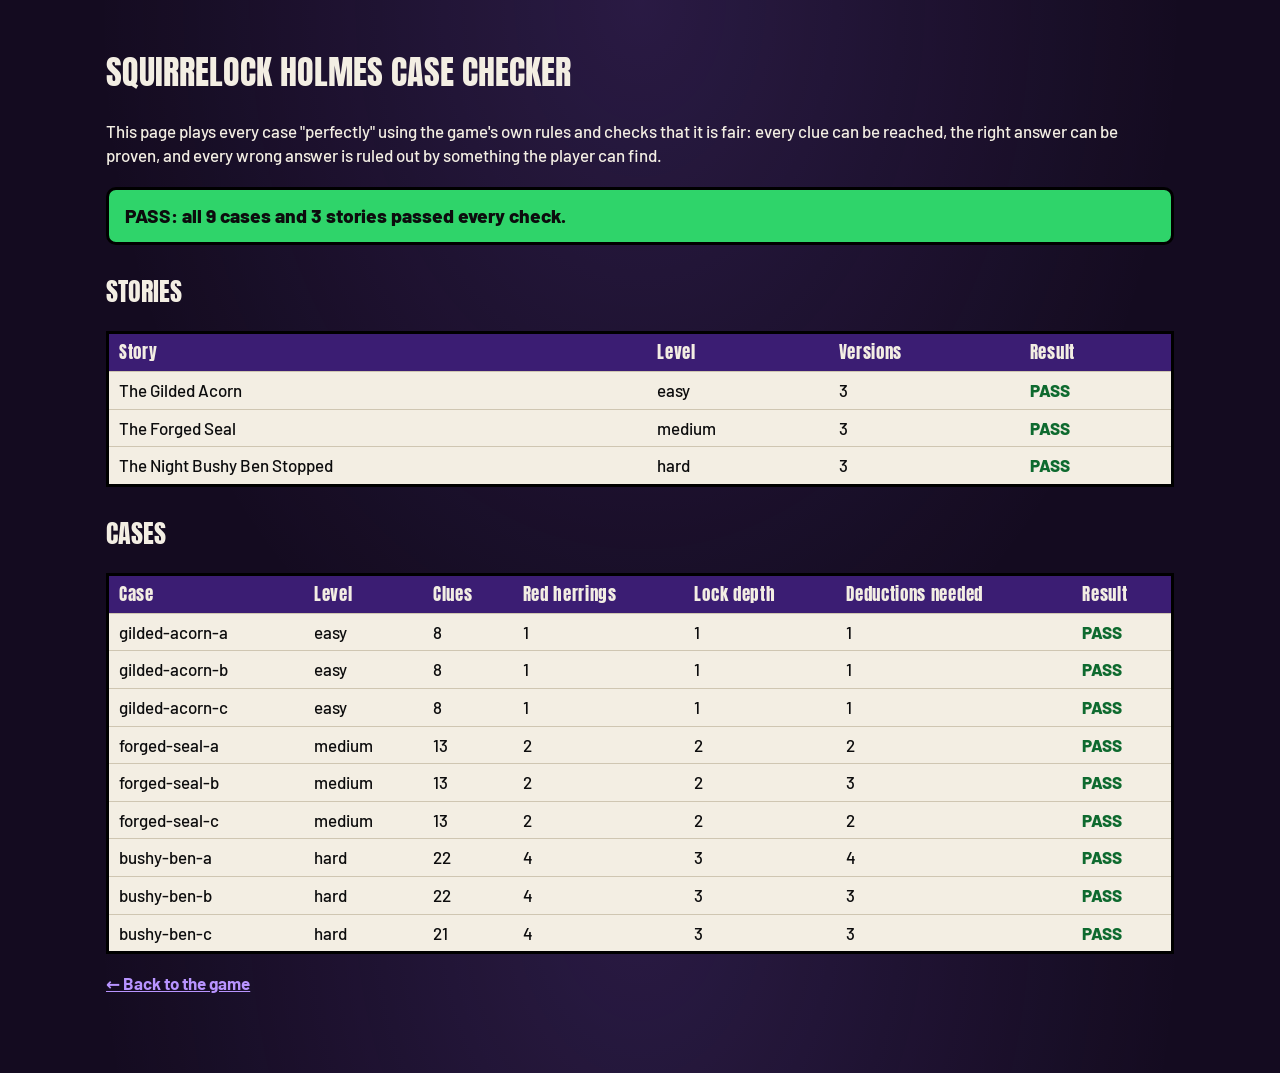
<file: squirrelock-holmes/validate.html>
<!doctype html>
<html lang="en">
<head>
  <meta charset="utf-8">
  <!-- Security: this page only runs code from this site and sends nothing anywhere. -->
  <meta http-equiv="Content-Security-Policy" content="default-src 'self'; script-src 'self'; style-src 'self'; img-src 'self' data:; font-src 'self'; connect-src 'none'; object-src 'none'; base-uri 'self'; form-action 'none'">
  <meta name="viewport" content="width=device-width, initial-scale=1">
  <meta name="robots" content="noindex">
  <title>Case checker · Squirrelock Holmes</title>
  <link rel="icon" href="img/icon.svg" type="image/svg+xml">
  <link rel="stylesheet" href="css/style.css">
  <link rel="stylesheet" href="css/validate.css">
</head>
<body class="vpage">
  <main class="vwrap">
    <h1>Squirrelock Holmes case checker</h1>
    <p>This page plays every case "perfectly" using the game's own rules and checks that it is fair: every clue can be reached, the right answer can be proven, and every wrong answer is ruled out by something the player can find.</p>
    <p id="v-summary" class="vsum" role="status">Checking...</p>
    <div id="v-stories"></div>
    <div id="v-results"></div>
    <p><a href="index.html">&larr; Back to the game</a></p>
  </main>
  <script src="js/core.js"></script>
  <script src="js/rules.js"></script>
  <script src="js/art/kit.js"></script>
  <script src="js/art/props.js"></script>
  <script src="js/art/portraits.js"></script>
  <script src="js/art/rooms/oak-street.js"></script>
  <script src="js/art/rooms/trophy-room.js"></script>
  <script src="js/art/rooms/bank-office.js"></script>
  <script src="js/art/rooms/counting-room.js"></script>
  <script src="js/art/rooms/gear-room.js"></script>
  <script src="js/art/rooms/workshop.js"></script>
  <script src="js/art/rooms/station.js"></script>
  <script src="js/validate.js"></script>
  <script src="cases/manifest.js"></script>
  <script src="js/validate-page.js"></script>
</body>
</html>
</file>
<file: rocket-builder/css/style.css>
/* Rocket Builder: everything is drawn on one full-screen canvas. */
html, body {
  margin: 0;
  height: 100%;
  overflow: hidden;
  background: #0b0b1a;
  touch-action: none;
  -webkit-user-select: none;
  user-select: none;
  -webkit-tap-highlight-color: transparent;
}
#game {
  position: fixed;
  inset: 0;
  display: block;
  width: 100vw;
  height: 100vh;
  image-rendering: pixelated;
  image-rendering: crisp-edges;
  outline: none;
  touch-action: none; /* no pinch-zoom or double-tap zoom on the game */
}
/* Measures how much room the phone needs at the bottom for its own buttons / swipe bar. */
#safe-probe {
  position: fixed;
  left: 0;
  bottom: 0;
  width: 1px;
  height: env(safe-area-inset-bottom, 0px);
  visibility: hidden;
  pointer-events: none;
}
.noscript {
  color: #fff;
  font: 20px system-ui, sans-serif;
  padding: 24px;
}
</file>
<file: shred-the-globe/css/style.css>
/* =========================================================
   SHRED THE GLOBE — styles
   Look: skate zine / sticker-bomb. Griptape black, paper white,
   hot red + safety yellow. Skate Mode adds acid green + hot pink.
   ========================================================= */

/* ---------- Fonts (self-hosted, see fonts/FONT-LICENSES.txt) ---------- */
@font-face { font-family: "Anton"; src: url(../fonts/anton-latin-400-normal.woff2) format("woff2"); font-weight: 400; font-display: swap;
  unicode-range: U+0000-00FF, U+0131, U+0152-0153, U+02BB-02BC, U+02C6, U+02DA, U+02DC, U+2000-206F, U+2074, U+20AC, U+2122, U+2191, U+2193, U+2212, U+2215, U+FEFF, U+FFFD; }
@font-face { font-family: "Anton"; src: url(../fonts/anton-latin-ext-400-normal.woff2) format("woff2"); font-weight: 400; font-display: swap;
  unicode-range: U+0100-02AF, U+0304, U+0308, U+0329, U+1E00-1E9F, U+1EF2-1EFF, U+2020, U+20A0-20AB, U+20AD-20C0, U+2113, U+2C60-2C7F, U+A720-A7FF; }
@font-face { font-family: "Permanent Marker"; src: url(../fonts/permanent-marker-latin-400-normal.woff2) format("woff2"); font-weight: 400; font-display: swap; }
@font-face { font-family: "Barlow"; src: url(../fonts/barlow-latin-500-normal.woff2) format("woff2"); font-weight: 500; font-display: swap;
  unicode-range: U+0000-00FF, U+0131, U+0152-0153, U+02BB-02BC, U+02C6, U+02DA, U+02DC, U+2000-206F, U+2074, U+20AC, U+2122, U+2191, U+2193, U+2212, U+2215, U+FEFF, U+FFFD; }
@font-face { font-family: "Barlow"; src: url(../fonts/barlow-latin-ext-500-normal.woff2) format("woff2"); font-weight: 500; font-display: swap;
  unicode-range: U+0100-02AF, U+0304, U+0308, U+0329, U+1E00-1E9F, U+1EF2-1EFF, U+2020, U+20A0-20AB, U+20AD-20C0, U+2113, U+2C60-2C7F, U+A720-A7FF; }
@font-face { font-family: "Barlow"; src: url(../fonts/barlow-vietnamese-500-normal.woff2) format("woff2"); font-weight: 500; font-display: swap;
  unicode-range: U+0102-0103, U+0110-0111, U+0128-0129, U+0168-0169, U+01A0-01A1, U+01AF-01B0, U+0300-0301, U+0303-0304, U+0308-0309, U+0323, U+0329, U+1EA0-1EF9, U+20AB; }
@font-face { font-family: "Barlow"; src: url(../fonts/barlow-latin-500-italic.woff2) format("woff2"); font-weight: 500; font-style: italic; font-display: swap; }
@font-face { font-family: "Barlow"; src: url(../fonts/barlow-latin-700-normal.woff2) format("woff2"); font-weight: 700; font-display: swap;
  unicode-range: U+0000-00FF, U+0131, U+0152-0153, U+02BB-02BC, U+02C6, U+02DA, U+02DC, U+2000-206F, U+2074, U+20AC, U+2122, U+2191, U+2193, U+2212, U+2215, U+FEFF, U+FFFD; }
@font-face { font-family: "Barlow"; src: url(../fonts/barlow-latin-ext-700-normal.woff2) format("woff2"); font-weight: 700; font-display: swap;
  unicode-range: U+0100-02AF, U+0304, U+0308, U+0329, U+1E00-1E9F, U+1EF2-1EFF, U+2020, U+20A0-20AB, U+20AD-20C0, U+2113, U+2C60-2C7F, U+A720-A7FF; }
@font-face { font-family: "Barlow"; src: url(../fonts/barlow-latin-800-normal.woff2) format("woff2"); font-weight: 800; font-display: swap; }

/* ---------- Tokens ---------- */
:root {
  --ink: #0c0c0d;
  --grip: #131315;
  --grip-2: #1c1c20;
  --grip-3: #26262b;
  --paper: #f3eee3;
  --paper-2: #e4dccb;
  --paper-3: #cfc6b2;
  --text-on-dark: #f3eee3;
  --muted-on-dark: #a8a397;
  --muted-on-paper: #5d584e;
  --red: #ff3b2f;
  --red-deep: #c9221a;
  --yellow: #ffd23f;
  --green: #2fd46a;
  --green-deep: #149a45;
  --blue: #3aa0ff;
  --acid: #c8ff1a;
  --pink: #ff3fa4;

  --accent: var(--red);
  --accent-2: var(--yellow);
  --ocean: #18222e;
  --ocean-dot: rgba(255,255,255,.055);
  --land: #ece5d6;
  --land-nq: #b9b2a3;
  --land-hover: var(--yellow);
  --border-geo: #1a1a1a;

  --f-display: "Anton", Impact, "Haettenschweiler", "Arial Narrow Bold", sans-serif;
  --f-marker: "Permanent Marker", "Comic Sans MS", "Chalkboard SE", cursive;
  --f-body: "Barlow", system-ui, -apple-system, "Segoe UI", Roboto, sans-serif;

  --shadow-hard: 6px 6px 0 var(--ink);
  --shadow-hard-sm: 3px 3px 0 var(--ink);
  --radius: 10px;
  --topbar-h: 56px;
}
body.style-skate {
  --accent: var(--acid);
  --accent-2: var(--pink);
  --ocean: #1a1023;
  --ocean-dot: rgba(255,63,164,.10);
  --land: #dedad2;
  --land-hover: var(--acid);
}

/* ---------- Base ---------- */
*, *::before, *::after { box-sizing: border-box; }
html { -webkit-text-size-adjust: 100%; }
html, body { margin: 0; height: 100%; }
body {
  font-family: var(--f-body);
  font-weight: 500;
  font-size: 17px;
  line-height: 1.45;
  color: var(--text-on-dark);
  background-color: var(--grip);
  /* griptape: fine noise + soft vignette */
  background-image:
    radial-gradient(ellipse at 50% 0%, rgba(255,255,255,.06), transparent 60%),
    url("data:image/svg+xml;utf8,<svg xmlns='http://www.w3.org/2000/svg' width='160' height='160'><filter id='n'><feTurbulence type='fractalNoise' baseFrequency='.95' numOctaves='2' stitchTiles='stitch'/><feColorMatrix values='0 0 0 0 1  0 0 0 0 1  0 0 0 0 1  0 0 0 .09 0'/></filter><rect width='100%' height='100%' filter='url(%23n)'/></svg>");
  background-attachment: fixed;
  overflow-x: hidden;
}
img, svg { display: block; }
button { font: inherit; color: inherit; cursor: pointer; }
a { color: inherit; }
:focus-visible { outline: 3px solid var(--accent-2); outline-offset: 3px; }
[hidden] { display: none !important; }
.noscript { padding: 2rem; text-align: center; font-size: 1.2rem; }

#app { min-height: 100%; display: flex; flex-direction: column; }
#main { flex: 1; display: flex; flex-direction: column; min-height: 0; }

/* ---------- Buttons ---------- */
.btn {
  --bg: var(--red); --fg: #fff;
  display: inline-flex; align-items: center; justify-content: center; gap: .5em;
  font-family: var(--f-display); font-size: 1.25rem; letter-spacing: .05em; text-transform: uppercase;
  padding: .62em 1.35em .58em;
  background: var(--bg); color: var(--fg);
  border: 3px solid var(--ink); border-radius: 8px;
  box-shadow: var(--shadow-hard-sm), 0 0 0 0 transparent;
  transform: rotate(-1.2deg);
  transition: transform .12s ease, box-shadow .12s ease, filter .12s;
  user-select: none;
}
.btn:hover { transform: rotate(-1.2deg) translate(-2px,-2px); box-shadow: 5px 5px 0 var(--ink); }
.btn:active { transform: rotate(-1.2deg) translate(2px,2px); box-shadow: 1px 1px 0 var(--ink); }
.btn--red { --bg: var(--red); --fg: #fff; }
.style-skate .btn--red { --bg: var(--acid); --fg: var(--ink); }
.btn--paper { --bg: var(--paper); --fg: var(--ink); transform: rotate(1deg); }
.btn--paper:hover { transform: rotate(1deg) translate(-2px,-2px); }
.btn--paper:active { transform: rotate(1deg) translate(2px,2px); }
.btn--xl { font-size: 1.9rem; padding: .5em 1.6em .45em; }
.btn[disabled] { filter: grayscale(.8) brightness(.8); cursor: not-allowed; }

.icon-btn {
  width: 42px; height: 42px; display: grid; place-items: center;
  background: var(--grip-2); border: 2px solid #000; border-radius: 10px;
  box-shadow: 2px 2px 0 #000; color: var(--paper);
  transition: transform .1s, background .15s;
}
.icon-btn:hover { background: var(--grip-3); transform: translate(-1px,-1px); }
.icon-btn svg { width: 22px; height: 22px; fill: currentColor; }
.icon-btn--small { width: 36px; height: 36px; }
.icon-btn--small svg { width: 18px; height: 18px; }
#btn-sound .ico-off { display: none; }
#btn-sound[aria-pressed="false"] .ico-on { display: none; }
#btn-sound[aria-pressed="false"] .ico-off { display: block; }

.link-btn { background: none; border: 0; padding: .4em .2em; color: var(--muted-on-dark); text-decoration: underline; text-underline-offset: 3px; font-size: .95rem; }
.link-btn:hover { color: var(--paper); }
.link-btn--danger:hover { color: var(--red); }
.mini-btn { font-family: var(--f-display); letter-spacing: .05em; text-transform: uppercase; font-size: .85rem; padding: .25em .7em; border: 2px solid #000; border-radius: 6px; background: var(--red); color: #fff; }
.mini-btn--ghost { background: var(--paper); color: var(--ink); }
.back-btn { font-family: var(--f-display); text-transform: uppercase; letter-spacing: .06em; font-size: 1rem; background: none; border: 0; color: var(--muted-on-dark); padding: .3em .2em; }
.back-btn:hover { color: var(--paper); }

/* ---------- Stickers & paper ---------- */
.sticker {
  display: inline-block; font-family: var(--f-marker); font-size: 1.05rem; line-height: 1.1;
  padding: .35em .75em .3em; color: var(--ink); background: var(--yellow);
  border: 3px solid var(--ink); border-radius: 6px; box-shadow: var(--shadow-hard-sm);
  transform: rotate(-3deg);
}
.sticker--yellow { background: var(--yellow); }
.style-skate .sticker--yellow { background: var(--pink); color: #fff; }
.card {
  background: var(--paper); color: var(--ink);
  border: 3px solid var(--ink); border-radius: var(--radius);
  box-shadow: var(--shadow-hard);
}

/* ---------- Top bar ---------- */
.topbar {
  height: var(--topbar-h); flex: 0 0 auto;
  display: flex; align-items: center; justify-content: space-between;
  padding: 0 16px; gap: 12px;
}
.brand-mini { display: flex; align-items: center; gap: 8px; text-decoration: none; font-family: var(--f-display); text-transform: uppercase; font-size: .72rem; line-height: 1; letter-spacing: .1em; color: var(--muted-on-dark); }
.brand-mini:hover { color: var(--paper); }
.topbar__actions { display: flex; gap: 8px; }
body.in-game .topbar { display: none; }

/* ---------- Screens ---------- */
.screen { display: none; flex: 1; min-height: 0; }
.screen.is-active { display: flex; animation: screen-in .35s ease both; }
@keyframes screen-in { from { opacity: 0; transform: translateY(8px); } to { opacity: 1; transform: none; } }

/* ---------- Title ---------- */
.screen--title { align-items: center; justify-content: center; padding: 4px 16px 6px; }
.title-stage { position: relative; width: min(1100px, 100%); display: grid; grid-template-columns: 1.05fr 1fr; align-items: center; gap: 12px; }
.globe { width: 100%; max-width: 560px; aspect-ratio: 1; height: auto; justify-self: center; filter: drop-shadow(10px 12px 0 rgba(0,0,0,.6)); }
.title-copy { position: relative; display: flex; flex-direction: column; align-items: flex-start; gap: 10px; }
.kicker { font-size: 1.2rem; }
.logo { margin: 0; font-family: var(--f-display); font-weight: 400; text-transform: uppercase; line-height: .82; display: flex; flex-direction: column; }
.logo span { display: block; color: var(--paper); text-shadow: 4px 4px 0 var(--red), 8px 8px 0 #000; -webkit-text-stroke: 2px #000; paint-order: stroke fill; }
.style-skate .logo span { text-shadow: 4px 4px 0 var(--pink), 8px 8px 0 #000; }
.logo__shred { font-size: clamp(4.2rem, 9vw, 7.4rem); letter-spacing: .01em; transform: rotate(-3deg); transform-origin: left; }
.logo { position: relative; }
.logo .logo__the {
  position: relative; z-index: 2; align-self: flex-start; margin: -.32em 0 -.38em 2.2em;
  font-family: var(--f-marker); font-size: clamp(1.3rem, 2.6vw, 2.1rem); line-height: 1; text-transform: lowercase;
  color: var(--ink); background: var(--yellow); padding: .12em .45em .18em; border: 3px solid #000; border-radius: 6px;
  text-shadow: none; -webkit-text-stroke: 0; box-shadow: 3px 3px 0 #000; transform: rotate(-10deg);
}
.style-skate .logo .logo__the { background: var(--pink); color: #fff; text-shadow: none; }
.logo__globe { margin-top: .06em; }
.logo__globe { font-size: clamp(4.2rem, 9vw, 7.4rem); letter-spacing: .01em; transform: rotate(-3deg); transform-origin: left; }
/* Title skateboard (tap it for a kickflip) */
:root { --deck-base: var(--red); --deck-accent: var(--yellow); --deck-ply1: var(--yellow); --deck-ply2: var(--blue); --deck-wheel: var(--paper); }
body.style-skate { --deck-base: var(--acid); --deck-accent: var(--pink); --deck-ply1: var(--pink); --deck-ply2: #8a5cff; --deck-wheel: var(--acid); }
.deck-btn { display: block; width: min(410px, 100%); margin: -4px 0 -18px -8px; padding: 0; background: none; border: 0; perspective: 900px; cursor: pointer; -webkit-tap-highlight-color: transparent; }
.deck-btn:focus-visible { outline: 3px dashed var(--accent-2); outline-offset: -14px; border-radius: 24px; }
.logo-deck { width: 100%; height: auto; overflow: visible; transform-origin: 50% 55%; filter: drop-shadow(8px 12px 0 rgba(0,0,0,.6)); animation: deck-float 3.6s ease-in-out infinite; }
.logo-deck.is-flip { animation: kickflip .82s cubic-bezier(.22,.9,.32,1) 1; }
@keyframes deck-float { 0%, 100% { transform: translateY(0) rotate(0deg); } 50% { transform: translateY(-8px) rotate(1.4deg); } }
@keyframes kickflip {
  0%   { transform: translateY(0) rotateX(0deg) rotate(0deg); }
  30%  { transform: translateY(-64px) rotateX(170deg) rotate(-7deg); }
  62%  { transform: translateY(-34px) rotateX(330deg) rotate(-3deg); }
  82%  { transform: translateY(4px) rotateX(360deg) rotate(1deg); }
  100% { transform: translateY(0) rotateX(360deg) rotate(0deg); }
}
.logo-deck .speed path { fill: none; stroke: var(--paper); stroke-width: 10; stroke-linecap: round; opacity: .85; }
.style-skate .logo-deck .speed path { stroke: var(--acid); }
.logo-deck .ply { stroke: #0c0c0d; stroke-width: 4; }
.logo-deck .ply-1 { fill: var(--deck-ply1); }
.logo-deck .ply-2 { fill: var(--deck-ply2); }
.logo-deck .ply-3 { fill: #0c0c0d; }
.logo-deck .d-base { fill: var(--deck-base); }
.logo-deck .d-accent { fill: var(--deck-accent); }
.logo-deck .d-bolt { stroke: #0c0c0d; stroke-width: 3; stroke-linejoin: round; }
.logo-deck .d-text { font-family: var(--f-display); font-size: 58px; letter-spacing: 1px; fill: var(--paper); stroke: #0c0c0d; stroke-width: 8px; paint-order: stroke fill; stroke-linejoin: round; }
.logo-deck .d-globe circle, .logo-deck .d-globe ellipse, .logo-deck .d-globe path { stroke: #0c0c0d; stroke-width: 4; }
.logo-deck .d-globe ellipse, .logo-deck .d-globe path { fill: none; }
.logo-deck .d-outline { fill: none; stroke: #0c0c0d; stroke-width: 5.5; }
.logo-deck .t-base { fill: #8f8a7f; stroke: #0c0c0d; stroke-width: 4; }
.logo-deck .t-bolt { fill: #d8d3c7; stroke: #0c0c0d; stroke-width: 2; }
.logo-deck .t-hanger { fill: #c9c4b8; stroke: #0c0c0d; stroke-width: 4; }
.logo-deck .t-shine { fill: #fff; opacity: .7; }
.logo-deck .t-bush { fill: var(--deck-accent); stroke: #0c0c0d; stroke-width: 3.5; }
.logo-deck .t-nut { fill: #5d584e; stroke: #0c0c0d; stroke-width: 2; }
.logo-deck .w-body { fill: var(--deck-wheel); stroke: #0c0c0d; stroke-width: 4; }
.logo-deck .w-band { fill: #000; opacity: .14; }
.deck-hint { align-self: flex-end; margin: -24px 14% -8px 0; position: relative; z-index: 1; font-family: var(--f-marker); font-size: .95rem; color: var(--muted-on-dark); transform: rotate(-3deg); pointer-events: none; }
.title-tag { margin: 4px 0 0; color: var(--muted-on-dark); font-size: 1.05rem; max-width: 34em; }
.title-actions { display: flex; flex-wrap: wrap; gap: 16px; align-items: center; margin-top: 8px; }

/* ---------- Setup ---------- */
.screen--setup, .screen--boards, .screen--end { justify-content: center; padding: 8px 16px 40px; overflow-y: auto; }
.setup, .boards { width: min(900px, 100%); }
.setup__head { display: flex; align-items: center; gap: 12px; margin-bottom: 10px; }
.setup__title { margin: 0; font-family: var(--f-display); font-weight: 400; text-transform: uppercase; font-size: clamp(2rem, 5vw, 3rem); letter-spacing: .02em; }
.setup__group { margin: 18px 0 8px; }
.setup__label { display: flex; align-items: center; gap: 10px; margin: 0 0 10px; font-family: var(--f-marker); font-weight: 400; font-size: 1.25rem; color: var(--accent-2); }
.style-skate .setup__label { color: var(--acid); }
.setup__label .num { display: grid; place-items: center; width: 30px; height: 30px; border-radius: 50%; background: var(--paper); color: var(--ink); font-family: var(--f-display); font-size: 1rem; border: 2px solid #000; }
.choices { display: grid; grid-template-columns: 1fr 1fr; gap: 16px; }
.choice {
  position: relative; text-align: left; display: grid; grid-template-columns: 56px 1fr; grid-template-rows: auto auto; column-gap: 14px; row-gap: 2px; align-items: center;
  padding: 16px 18px; background: var(--paper); color: var(--ink);
  border: 3px solid var(--ink); border-radius: 12px; box-shadow: var(--shadow-hard-sm);
  transition: transform .12s, box-shadow .12s, background .15s;
}
.choice:hover { transform: translate(-2px,-2px); box-shadow: 5px 5px 0 var(--ink); }
.choice__icon { grid-row: 1 / span 2; width: 56px; height: 56px; display: grid; place-items: center; border-radius: 12px; background: var(--ink); }
.choice__icon svg { width: 36px; height: 36px; fill: none; stroke: var(--paper); stroke-width: 3; stroke-linecap: round; stroke-linejoin: round; }
.choice__title { font-family: var(--f-display); font-size: 1.6rem; text-transform: uppercase; letter-spacing: .03em; line-height: 1; }
.choice__sub { font-size: .95rem; color: var(--muted-on-paper); line-height: 1.3; }
.choice--skate { background: var(--grip-2); color: var(--paper); background-image: repeating-linear-gradient(90deg, transparent 0 18px, rgba(255,255,255,.03) 18px 36px); }
.choice--skate .choice__sub { color: var(--muted-on-dark); }
.choice--skate .choice__icon { background: var(--acid); }
.choice--skate .choice__icon svg { stroke: var(--ink); }
.choice--skate .choice__title { color: var(--acid); }
.choice[aria-checked="true"] { outline: 4px solid var(--accent); outline-offset: 3px; transform: rotate(-.8deg); }
.choice[aria-checked="true"]::after {
  content: "✓"; position: absolute; top: -14px; right: -12px; width: 36px; height: 36px; border-radius: 50%;
  display: grid; place-items: center; font-family: var(--f-display); font-size: 1.2rem;
  background: var(--accent); color: var(--ink); border: 3px solid var(--ink); transform: rotate(8deg);
}
.style-standard .choice[aria-checked="true"]::after { color: #fff; }
.setup__go { margin-top: 26px; display: flex; flex-wrap: wrap; align-items: center; justify-content: space-between; gap: 16px; padding-top: 18px; border-top: 2px dashed rgba(255,255,255,.12); }
.setup__summary { margin: 0; color: var(--muted-on-dark); max-width: 30em; }
.setup__summary strong { color: var(--paper); }

/* ---------- Game: HUD ---------- */
.screen--game { flex-direction: column; padding: 10px 14px 14px; gap: 10px; }
.hud { display: flex; align-items: center; justify-content: space-between; gap: 12px; flex-wrap: wrap; }
.hud__left { display: flex; gap: 8px; flex-wrap: wrap; }
.hud__stat { background: var(--grip-2); border: 2px solid #000; border-radius: 10px; padding: 4px 12px 5px; min-width: 76px; box-shadow: 2px 2px 0 #000; }
.hud__k { display: block; font-size: .68rem; text-transform: uppercase; letter-spacing: .12em; color: var(--muted-on-dark); font-weight: 700; }
.hud__v { display: block; font-family: var(--f-display); font-size: 1.45rem; line-height: 1.05; color: var(--paper); font-variant-numeric: tabular-nums; }
.hud__stat--streak.is-hot .hud__v { color: var(--accent-2); }
.hud__stat--streak.is-hot { animation: wobble .5s ease; }
@keyframes wobble { 0%,100% { transform: rotate(0); } 30% { transform: rotate(-6deg) scale(1.08); } 60% { transform: rotate(4deg); } }
.hud__mode { font-family: var(--f-display); text-transform: uppercase; letter-spacing: .08em; font-size: .95rem; padding: 4px 12px; border-radius: 6px; background: var(--paper); color: var(--ink); border: 2px solid #000; transform: rotate(-1.5deg); }
.style-skate .hud__mode { background: var(--acid); background-image: linear-gradient(45deg, rgba(0,0,0,.12) 25%, transparent 25%, transparent 75%, rgba(0,0,0,.12) 75%), linear-gradient(45deg, rgba(0,0,0,.12) 25%, transparent 25%, transparent 75%, rgba(0,0,0,.12) 75%); background-size: 12px 12px; background-position: 0 0, 6px 6px; }
.quit { display: flex; align-items: center; gap: 8px; }
.quit__confirm { display: none; align-items: center; gap: 6px; font-weight: 700; }
.quit.is-confirming .quit__confirm { display: inline-flex; }

/* ---------- Game: Spot Hunt ---------- */
.play { display: none; flex: 1; min-height: 0; }
.play.is-active { display: flex; }
.play--spot { flex-direction: column; gap: 10px; }
.prompt {
  align-self: center; display: flex; align-items: baseline; gap: 14px; flex-wrap: wrap; justify-content: center;
  padding: 6px 22px 8px; background: var(--paper); color: var(--ink);
  border: 3px solid var(--ink); box-shadow: var(--shadow-hard-sm); transform: rotate(-1deg);
  position: relative; max-width: 100%;
}
.prompt::before, .prompt::after { content: ""; position: absolute; top: -12px; width: 70px; height: 22px; background: rgba(255,210,63,.75); border: 1px solid rgba(0,0,0,.15); }
.prompt::before { left: -18px; transform: rotate(-28deg); }
.prompt::after { right: -18px; transform: rotate(24deg); }
.style-skate .prompt::before, .style-skate .prompt::after { background: rgba(200,255,26,.8); }
.prompt__label { font-family: var(--f-marker); color: var(--red-deep); font-size: 1.3rem; }
.style-skate .prompt__label { color: #9a00c2; }
.prompt__name { font-family: var(--f-display); font-size: clamp(1.8rem, 4.2vw, 3rem); text-transform: uppercase; letter-spacing: .02em; line-height: 1.05; }
.prompt__where { font-family: var(--f-marker); font-size: 1.15rem; color: var(--muted-on-paper); white-space: nowrap; }
.prompt.is-pop { animation: pop .35s ease; }
@keyframes pop { 0% { transform: rotate(-1deg) scale(.9); } 60% { transform: rotate(-1deg) scale(1.04); } 100% { transform: rotate(-1deg) scale(1); } }

.mapbox {
  position: relative; flex: 1; min-height: 280px;
  border: 3px solid #000; border-radius: 14px; overflow: hidden;
  background-color: var(--ocean);
  background-image: radial-gradient(var(--ocean-dot) 1.2px, transparent 1.4px);
  background-size: 11px 11px;
  box-shadow: inset 0 0 80px rgba(0,0,0,.55), var(--shadow-hard);
}
.mapbox svg.map { position: absolute; inset: 0; width: 100%; height: 100%; touch-action: none; cursor: grab; }
.rotate-tip { display: none; position: absolute; left: 50%; top: 12px; transform: translateX(-50%); z-index: 2; margin: 0; padding: 4px 12px; font-size: .85rem; font-weight: 700; color: var(--paper); background: rgba(0,0,0,.55); border-radius: 999px; white-space: nowrap; pointer-events: none; }
@media (max-width: 640px) and (orientation: portrait) { .rotate-tip { display: block; } }
.mapbox svg.map:active { cursor: grabbing; }
.map .grat { fill: none; stroke: rgba(255,255,255,.07); stroke-width: .6; vector-effect: non-scaling-stroke; pointer-events: none; }
.map .geo { fill: var(--land); stroke: var(--border-geo); stroke-width: .7; vector-effect: non-scaling-stroke; stroke-linejoin: round; transition: fill .12s; }
.map .geo.nq { fill: var(--land-nq); }
.map.is-live .geo:hover, .map.is-live .geo.is-hover { fill: var(--land-hover); cursor: pointer; }
.map .dot { fill: var(--land); stroke: var(--border-geo); stroke-width: 1.4; vector-effect: non-scaling-stroke; }
.map.is-live .dot:hover { fill: var(--land-hover); cursor: pointer; }
.map .geo.is-correct, .map .dot.is-correct { fill: var(--green) !important; stroke: #04350f; stroke-width: 2; }
.map .geo.is-wrong, .map .dot.is-wrong { fill: var(--red) !important; stroke: #3d0703; stroke-width: 2; }
.map .geo.is-target, .map .dot.is-target { fill: var(--green) !important; stroke: #fff; stroke-width: 2.5; animation: target-pulse 1s ease-in-out infinite; }
.map .geo.is-faded { fill: var(--land-nq); }
@keyframes target-pulse { 0%,100% { stroke-opacity: 1; } 50% { stroke-opacity: .2; } }
.map-hint { position: absolute; left: 12px; bottom: 8px; margin: 0; font-size: .78rem; color: rgba(255,255,255,.55); pointer-events: none; }
.zoom-ctrls { position: absolute; right: 12px; bottom: 12px; display: flex; flex-direction: column; gap: 6px; z-index: 2; }
.zbtn { width: 40px; height: 40px; border-radius: 9px; border: 2px solid #000; background: var(--paper); color: var(--ink); font-family: var(--f-display); font-size: 1.4rem; line-height: 1; box-shadow: 2px 2px 0 #000; display: grid; place-items: center; }
.zbtn:hover { background: #fff; }
.zbtn svg { width: 20px; height: 20px; fill: var(--ink); }
.map-msg {
  position: absolute; left: 50%; bottom: 30px; transform: translateX(-50%) rotate(-1deg); z-index: 3;
  font-family: var(--f-display); text-transform: uppercase; letter-spacing: .04em; font-size: 1.3rem;
  padding: 6px 16px; border: 3px solid #000; border-radius: 8px; box-shadow: var(--shadow-hard-sm);
  opacity: 0; pointer-events: none; transition: opacity .2s; max-width: calc(100% - 24px); text-align: center;
}
.map-msg.is-show { opacity: 1; }
.map-msg.good { background: var(--green); color: #04220b; }
.map-msg.bad { background: var(--red); color: #fff; }
.map-msg small { display: block; font-family: var(--f-body); font-weight: 700; text-transform: none; letter-spacing: 0; font-size: .95rem; }

/* ---------- Game: Flag Flip ---------- */
.play--flag { gap: 18px; align-items: stretch; }
.clue { flex: 0 0 min(430px, 42%); align-self: center; max-height: 100%; padding: 18px; display: flex; flex-direction: column; gap: 14px; overflow-y: auto; transform: rotate(-.6deg); }
.clue__flagwrap { position: relative; padding: 12px; background: #fff; border: 2px solid var(--ink); box-shadow: 4px 4px 0 rgba(0,0,0,.25); transform: rotate(1.5deg); align-self: center; }
.clue__flagwrap::before { content: ""; position: absolute; top: -12px; left: 50%; transform: translateX(-50%) rotate(-3deg); width: 90px; height: 22px; background: rgba(255,210,63,.75); }
.style-skate .clue__flagwrap::before { background: rgba(255,63,164,.65); }
.clue__flag { width: min(300px, 70vw); max-height: 200px; object-fit: contain; background: #eee; }
.clue__label { margin: 0; font-family: var(--f-marker); font-size: 1.2rem; color: var(--red-deep); }
.style-skate .clue__label { color: #9a00c2; }
.clue__pop { margin: 0; font-size: 1.05rem; }
.clue__pop strong { font-family: var(--f-display); font-weight: 400; font-size: 1.6rem; letter-spacing: .02em; }
.clue__k { display: block; font-size: .72rem; letter-spacing: .14em; text-transform: uppercase; font-weight: 800; color: var(--muted-on-paper); }
.clue__fact { margin: 0; font-size: 1.08rem; }
.clue__skate { background: var(--grip-2); color: var(--paper); border-radius: 8px; padding: 12px 14px; border: 2px solid #000; }
.clue__skate:empty { display: none; }
.clue__skate h4 { margin: 0 0 4px; font-family: var(--f-display); font-weight: 400; text-transform: uppercase; letter-spacing: .06em; color: var(--acid); font-size: 1rem; }
.clue__skate p { margin: 0; font-size: 1rem; }
.redact { background: var(--ink); color: transparent; border-radius: 3px; letter-spacing: -.1em; user-select: none; padding: 0 .1em; }
.clue__skate .redact { background: var(--paper-3); }

.options { flex: 1; display: flex; flex-wrap: wrap; justify-content: center; gap: 14px; align-content: center; }
.opt { flex: 0 1 220px;
  position: relative; display: flex; flex-direction: column; align-items: center; justify-content: center; gap: 8px;
  padding: 14px 12px 12px; min-height: 160px;
  background: var(--paper); color: var(--ink); border: 3px solid var(--ink); border-radius: 12px; box-shadow: var(--shadow-hard-sm);
  transition: transform .12s, box-shadow .12s, background .15s, opacity .2s;
}
.opt:hover:not([disabled]) { transform: translate(-2px,-2px) rotate(-.6deg); box-shadow: 5px 5px 0 var(--ink); }
.opt__key { position: absolute; top: 6px; left: 8px; font-family: var(--f-display); font-size: .85rem; width: 22px; height: 22px; display: grid; place-items: center; border-radius: 5px; background: var(--ink); color: var(--paper); }
.opt .shape { width: 100%; max-width: 150px; height: 96px; }
.opt .shape path, .opt .shape circle { fill: var(--ink); stroke: var(--ink); stroke-width: 0; }
.opt .shape path.sparse { stroke-width: 5px; stroke-linejoin: round; stroke-linecap: round; }
.opt.is-wrong .shape path { stroke: #fff; }
.opt__name { font-family: var(--f-display); text-transform: uppercase; font-size: 1.2rem; letter-spacing: .02em; text-align: center; line-height: 1.05; }
.opt.is-correct { background: var(--green); }
.opt.is-wrong { background: var(--red); color: #fff; }
.opt.is-wrong .shape path, .opt.is-wrong .shape circle { fill: #fff; }
.opt[disabled] { cursor: default; }
.opt.is-dim { opacity: .45; }

/* ---------- Modals ---------- */
.modal { position: fixed; inset: 0; z-index: 50; display: grid; place-items: center; padding: 16px; background: rgba(8,8,10,.72); backdrop-filter: blur(3px); }
.modal:not([hidden]) { animation: fade .2s ease both; }
@keyframes fade { from { opacity: 0; } to { opacity: 1; } }
.modal__card { position: relative; width: min(820px, 100%); max-height: calc(100vh - 32px); max-height: calc(100dvh - 32px); overflow-y: auto; background: var(--paper); color: var(--ink); border: 3px solid var(--ink); border-radius: 14px; box-shadow: 10px 10px 0 #000; }
.modal:not([hidden]) .modal__card { animation: slam .38s cubic-bezier(.2,1.4,.4,1) both; }
@keyframes slam { from { transform: translateY(30px) rotate(-3deg) scale(.94); opacity: 0; } to { transform: rotate(-.5deg); opacity: 1; } }
.modal__x { position: absolute; top: 10px; right: 10px; }

/* Reveal card */
.reveal__band { display: flex; align-items: center; justify-content: space-between; gap: 12px; padding: 12px 20px; border-bottom: 3px solid var(--ink); }
.reveal__band.good { background: var(--green); }
.reveal__band.bad { background: var(--red); color: #fff; }
.reveal__verdict { margin: 0; font-family: var(--f-display); font-weight: 400; text-transform: uppercase; font-size: clamp(1.8rem, 5vw, 2.6rem); letter-spacing: .02em; line-height: 1; transform: skew(-6deg); }
.reveal__sub { margin: 0; font-weight: 700; font-size: 1rem; text-align: right; }
.reveal__body { padding: 20px; display: grid; gap: 18px; }
.reveal__top { display: grid; grid-template-columns: auto 1fr; gap: 20px; align-items: center; }
.polaroid { position: relative; background: #fff; padding: 10px; border: 2px solid var(--ink); box-shadow: 4px 4px 0 rgba(0,0,0,.25); transform: rotate(-2deg); }
.polaroid::before { content: ""; position: absolute; top: -11px; left: 50%; transform: translateX(-50%) rotate(4deg); width: 78px; height: 20px; background: rgba(255,210,63,.75); }
.style-skate .polaroid::before { background: rgba(200,255,26,.85); }
.polaroid img { width: 210px; max-height: 150px; object-fit: contain; background: #eee; }
.reveal__name { margin: 0; font-family: var(--f-display); font-weight: 400; text-transform: uppercase; font-size: clamp(2rem, 6vw, 3.1rem); line-height: .95; letter-spacing: .01em; }
.reveal__meta { margin: 8px 0 0; display: grid; gap: 6px; }
.reveal__meta div { display: grid; grid-template-columns: 96px 1fr; gap: 8px; align-items: baseline; }
.reveal__meta dt, .k { font-size: .72rem; letter-spacing: .14em; text-transform: uppercase; font-weight: 800; color: var(--muted-on-paper); }
.reveal__meta dd { margin: 0; font-weight: 700; }
.reveal__meta .pop-big { font-family: var(--f-display); font-weight: 400; font-size: 1.35rem; letter-spacing: .02em; }
.src { font-size: .8rem; color: var(--muted-on-paper); font-weight: 600; }
.src a { color: #1d5fb3; text-underline-offset: 2px; }
.style-skate .src a { color: #7a00b0; }
.src a::after { content: " ↗"; font-size: .85em; }
.fact-box { position: relative; padding: 14px 16px 12px; background: #fffdf6; border: 2px solid var(--ink); border-radius: 10px; }
.fact-box__label { position: absolute; top: -14px; left: 12px; font-family: var(--f-marker); font-size: 1rem; background: var(--yellow); border: 2px solid var(--ink); padding: 0 .55em; border-radius: 5px; transform: rotate(-3deg); }
.style-skate .fact-box__label { background: var(--acid); }
.fact-box p { margin: 6px 0 6px; font-size: 1.12rem; line-height: 1.45; }
.skate-box { padding: 18px 18px 14px; background: var(--grip-2); color: var(--paper); border: 3px solid #000; border-radius: 12px; position: relative; overflow: hidden;
  background-image: url("data:image/svg+xml;utf8,<svg xmlns='http://www.w3.org/2000/svg' width='120' height='120'><filter id='n'><feTurbulence type='fractalNoise' baseFrequency='1.2' numOctaves='2'/><feColorMatrix values='0 0 0 0 1  0 0 0 0 1  0 0 0 0 1  0 0 0 .12 0'/></filter><rect width='100%' height='100%' filter='url(%23n)'/></svg>"); }
.skate-box::before { content: ""; position: absolute; left: 0; right: 0; top: 0; height: 10px; background: linear-gradient(45deg, #000 25%, transparent 25%, transparent 75%, #000 75%), linear-gradient(45deg, #000 25%, var(--paper) 25%, var(--paper) 75%, #000 75%); background-size: 10px 10px; background-position: 0 0, 5px 5px; }
.skate-box h3 { margin: 6px 0 8px; font-family: var(--f-display); font-weight: 400; text-transform: uppercase; letter-spacing: .05em; font-size: 1.5rem; color: var(--acid); display: flex; align-items: center; gap: 10px; }
.skate-box h3 svg { width: 34px; height: 20px; }
.skate-box ul { margin: 0; padding: 0; list-style: none; display: grid; gap: 10px; }
.skate-box li p { margin: 0; font-size: 1.04rem; }
.skate-box .src { color: var(--muted-on-dark); }
.skate-box .src a { color: #9fd0ff; }
.legends { margin-top: 14px; }
.legends h4 { margin: 0 0 8px; font-family: var(--f-marker); font-weight: 400; color: var(--pink); font-size: 1.15rem; }
.legends ol { margin: 0; padding: 0; list-style: none; display: grid; grid-template-columns: repeat(auto-fill, minmax(230px, 1fr)); gap: 8px; }
.legends li { background: rgba(255,255,255,.06); border: 1px solid rgba(255,255,255,.14); border-radius: 8px; padding: 8px 10px; }
.legends li a { font-family: var(--f-display); text-transform: uppercase; letter-spacing: .03em; font-size: 1.05rem; color: var(--paper); text-decoration: none; }
.legends li a:hover { color: var(--acid); text-decoration: underline; }
.legends li span { display: block; font-size: .88rem; color: var(--muted-on-dark); line-height: 1.3; }
.legends__none { margin: 0; color: var(--muted-on-dark); font-style: italic; }
.reveal__foot { position: sticky; bottom: 0; z-index: 2; display: flex; align-items: center; justify-content: space-between; gap: 12px; padding: 12px 20px 14px; border-top: 2px dashed var(--paper-3); flex-wrap: wrap; background: var(--paper); border-radius: 0 0 11px 11px; box-shadow: 0 -8px 16px -10px rgba(0,0,0,.35); }
.reveal__hint { font-size: .85rem; color: var(--muted-on-paper); }

/* Info & confirm */
.info { padding: 26px 26px 22px; }
.info h2 { margin: 0 0 10px; font-family: var(--f-display); font-weight: 400; text-transform: uppercase; font-size: 2.2rem; letter-spacing: .02em; }
.info h3 { margin: 18px 0 6px; font-family: var(--f-display); font-weight: 400; text-transform: uppercase; font-size: 1.3rem; letter-spacing: .03em; }
.info p, .info li { font-size: 1rem; }
.info ul { padding-left: 1.2em; }
.info a { color: #1d5fb3; }
.confirm { width: min(460px, 100%); padding: 24px; text-align: center; }
.confirm p { font-size: 1.2rem; font-weight: 700; margin: 0 0 18px; }
.confirm__actions { display: flex; justify-content: center; gap: 14px; flex-wrap: wrap; }

/* ---------- End ---------- */
.end { width: min(760px, 100%); display: flex; flex-direction: column; align-items: center; gap: 12px; text-align: center; }
.end__title { margin: 6px 0 0; font-family: var(--f-display); font-weight: 400; text-transform: uppercase; font-size: clamp(2.2rem, 7vw, 3.6rem); line-height: 1; }
.end__score { font-family: var(--f-display); font-size: clamp(5rem, 16vw, 8rem); line-height: .9; color: var(--paper); text-shadow: 5px 5px 0 var(--accent), 10px 10px 0 #000; }
.end__score small { font-size: .45em; color: var(--muted-on-dark); text-shadow: none; }
.end__rank { margin: 0; font-family: var(--f-marker); font-size: 1.5rem; color: var(--accent-2); }
.end__stats { display: grid; grid-template-columns: repeat(3, 1fr); gap: 10px; width: 100%; max-width: 520px; }
.end__stats div { background: var(--grip-2); border: 2px solid #000; border-radius: 10px; padding: 8px; box-shadow: 2px 2px 0 #000; }
.end__stats span { display: block; font-size: .7rem; text-transform: uppercase; letter-spacing: .12em; color: var(--muted-on-dark); font-weight: 700; }
.end__stats strong { font-family: var(--f-display); font-weight: 400; font-size: 1.6rem; }
.end__actions { display: flex; gap: 16px; flex-wrap: wrap; justify-content: center; margin-top: 10px; }
.end__board { width: 100%; }
.end__review { width: 100%; }
.end__review h3 { margin: 10px 0 8px; font-family: var(--f-display); font-weight: 400; text-transform: uppercase; letter-spacing: .04em; font-size: 1.2rem; color: var(--muted-on-dark); }
.chips { display: flex; flex-wrap: wrap; gap: 8px; justify-content: center; }
.chip { font-weight: 700; font-size: .95rem; padding: 4px 10px; border-radius: 999px; background: var(--grip-3); border: 1px solid rgba(255,255,255,.18); }

.initials { padding: 18px 22px; width: min(460px, 100%); }
.initials__head { margin: 0 0 12px; font-family: var(--f-display); text-transform: uppercase; letter-spacing: .04em; font-size: 1.3rem; }
.initials__wrap { position: relative; }
.initials__slots { display: flex; justify-content: center; gap: 12px; margin-bottom: 8px; position: relative; z-index: 1; pointer-events: none; }
.initials__slots .slot__arrow { pointer-events: auto; }
.initials__input { position: absolute; inset: 30px 0 30px; width: 100%; opacity: 0; font-size: 16px; border: 0; cursor: text; z-index: 0; caret-color: transparent; }
.initials__wrap:focus-within .slot.is-current .slot__char { outline-color: var(--yellow); }
.slot { display: flex; flex-direction: column; align-items: center; gap: 4px; }
.slot__arrow { width: 44px; height: 28px; border: 2px solid var(--ink); border-radius: 6px; background: var(--paper-2); font-size: .9rem; line-height: 1; }
.slot__arrow:hover { background: #fff; }
.slot__char { width: 64px; height: 76px; display: grid; place-items: center; font-family: var(--f-display); font-size: 3rem; line-height: 1; background: var(--ink); color: var(--yellow); border: 3px solid var(--ink); border-radius: 8px; }
.style-skate .slot__char { color: var(--acid); }
.slot.is-current .slot__char { outline: 4px solid var(--red); outline-offset: 2px; animation: blink 1s steps(2) infinite; }
@keyframes blink { 50% { color: transparent; } }
.slot.is-current .slot__char.has-char { animation: none; }
.initials__msg { min-height: 1.4em; margin: 6px 0 10px; font-weight: 700; color: var(--red-deep); }

/* Leaderboard table */
.board { width: 100%; border-collapse: separate; border-spacing: 0 6px; }
.board caption, .board__cap { margin: 0; text-align: left; font-family: var(--f-display); text-transform: uppercase; letter-spacing: .05em; font-size: 1.15rem; padding-bottom: 4px; color: var(--muted-on-dark); }
.board th { font-size: .7rem; letter-spacing: .14em; text-transform: uppercase; color: var(--muted-on-dark); text-align: left; padding: 0 12px; font-weight: 800; }
.board td { background: var(--grip-2); padding: 8px 12px; font-weight: 700; border-top: 2px solid #000; border-bottom: 2px solid #000; }
.board td:first-child { border-left: 2px solid #000; border-radius: 8px 0 0 8px; font-family: var(--f-display); font-weight: 400; font-size: 1.2rem; width: 52px; }
.board td:last-child { border-right: 2px solid #000; border-radius: 0 8px 8px 0; color: var(--muted-on-dark); font-weight: 600; }
.board .ini { font-family: var(--f-display); font-weight: 400; font-size: 1.45rem; letter-spacing: .12em; color: var(--yellow); }
.style-skate .board .ini { color: var(--acid); }
.board .pts { font-family: var(--f-display); font-weight: 400; font-size: 1.3rem; }
.board tr.is-new td { background: var(--paper); color: var(--ink); }
.board tr.is-new .ini { color: var(--red-deep); }
.board tr.is-new td:first-child { color: var(--ink) !important; }
.board tr.is-new td:last-child { color: var(--muted-on-paper); }
.board tr.rank-1 td:first-child { color: #ffcf3a; }
.board tr.rank-2 td:first-child { color: #d9dde3; }
.board tr.rank-3 td:first-child { color: #e39b5f; }
.board__empty { text-align: center; color: var(--muted-on-dark); padding: 24px; border: 2px dashed rgba(255,255,255,.15); border-radius: 12px; }
.tabs { display: flex; flex-wrap: wrap; gap: 8px; margin: 10px 0; }
.tab { font-family: var(--f-display); text-transform: uppercase; letter-spacing: .05em; font-size: 1.05rem; padding: .4em 1em; background: var(--grip-2); color: var(--paper); border: 2px solid #000; border-radius: 8px; box-shadow: 2px 2px 0 #000; }
.tab[aria-selected="true"] { background: var(--paper); color: var(--ink); transform: rotate(-1deg); }
.tabs--small .tab { font-size: .92rem; }
.tab--skate[aria-selected="true"] { background: var(--acid); }
.boards__table { margin-top: 6px; }
.boards__note { color: var(--muted-on-dark); font-size: .85rem; margin: 6px 0 0; }
.boards__note--warn { color: var(--yellow); font-weight: 700; text-align: center; margin-top: 10px; }

/* ---------- Toast ---------- */
.toast { position: fixed; left: 50%; bottom: 26px; transform: translate(-50%, 30px) rotate(-2deg); z-index: 60; font-family: var(--f-display); text-transform: uppercase; letter-spacing: .05em; font-size: 1.6rem; padding: 8px 20px; background: var(--yellow); color: var(--ink); border: 3px solid #000; border-radius: 10px; box-shadow: var(--shadow-hard-sm); opacity: 0; pointer-events: none; transition: opacity .2s, transform .25s cubic-bezier(.2,1.5,.4,1); }
.style-skate .toast { background: var(--acid); }
.toast.is-show { opacity: 1; transform: translate(-50%, 0) rotate(-2deg); }

/* ---------- Responsive ---------- */
@media (max-width: 860px) {
  .title-stage { grid-template-columns: 1fr; text-align: left; }
  .globe { max-width: 340px; order: -1; margin-bottom: -40px; }
  .play--flag { flex-direction: column; overflow-y: auto; }
  .clue { flex: 0 0 auto; transform: none; }
  .options { grid-template-columns: repeat(auto-fill, minmax(150px, 1fr)); }
}
@media (max-width: 640px) {
  body { font-size: 16px; }
  .choices { grid-template-columns: 1fr; }
  .reveal__top { grid-template-columns: 1fr; justify-items: start; }
  .polaroid img { width: 170px; }
  .hud__stat { min-width: 62px; padding: 3px 8px; }
  .hud__v { font-size: 1.15rem; }
  .hud__mode { display: none; }
  .end__stats { grid-template-columns: 1fr 1fr 1fr; }
  .opt { min-height: 130px; }
  .opt .shape { height: 70px; }
  .map-hint { display: none; }
  .legends ol { grid-template-columns: 1fr; }
  .reveal__meta div { grid-template-columns: 84px 1fr; }
}
@media (prefers-reduced-motion: reduce) {
  *, *::before, *::after { animation-duration: .01ms !important; animation-iteration-count: 1 !important; transition-duration: .01ms !important; }
}
</file>
<file: squirrelock-holmes/css/style.css>
/* =========================================================
   SQUIRRELOCK HOLMES — styles
   Homeschool Arcade look (Anton + Barlow, paper cards, hard black shadows)
   in the Logic accent: violet. Victorian gaslight noir for the scenes.
   ========================================================= */

/* ---------- Fonts (the site's own, self-hosted in shred-the-globe/fonts) ---------- */
@font-face { font-family: "Anton"; src: url(../../shred-the-globe/fonts/anton-latin-400-normal.woff2) format("woff2"); font-weight: 400; font-display: swap; }
@font-face { font-family: "Permanent Marker"; src: url(../../shred-the-globe/fonts/permanent-marker-latin-400-normal.woff2) format("woff2"); font-weight: 400; font-display: swap; }
@font-face { font-family: "Barlow"; src: url(../../shred-the-globe/fonts/barlow-latin-500-normal.woff2) format("woff2"); font-weight: 500; font-display: swap; }
@font-face { font-family: "Barlow"; src: url(../../shred-the-globe/fonts/barlow-latin-500-italic.woff2) format("woff2"); font-weight: 500; font-style: italic; font-display: swap; }
@font-face { font-family: "Barlow"; src: url(../../shred-the-globe/fonts/barlow-latin-700-normal.woff2) format("woff2"); font-weight: 700; font-display: swap; }
@font-face { font-family: "Barlow"; src: url(../../shred-the-globe/fonts/barlow-latin-800-normal.woff2) format("woff2"); font-weight: 800; font-display: swap; }

/* ---------- Tokens ---------- */
:root {
  --ink: #0c0c0d;
  --night: #140b20;
  --night-2: #1e1230;
  --night-3: #2b1b44;
  --paper: #f3eee3;
  --paper-2: #e4dccb;
  --paper-3: #cfc6b2;
  --muted-on-dark: #c3b8d6;
  --muted-on-paper: #5a5263;
  --violet: #9b6bff;
  --violet-2: #b894ff;
  --violet-deep: #6a35d9;
  --violet-ink: #3b1d73;
  --gas: #ffb547;
  --yellow: #ffd23f;
  --red: #ff3b2f;
  --red-deep: #c9221a;
  --green: #2fd46a;
  --green-deep: #149a45;
  --green-text: #0e6a2f;   /* green and red for TEXT on light paper: both pass WCAG AA */
  --red-text: #a3150e;
  --f-display: "Anton", Impact, "Haettenschweiler", "Arial Narrow Bold", sans-serif;
  --f-marker: "Permanent Marker", "Comic Sans MS", cursive;
  --f-body: "Barlow", system-ui, -apple-system, "Segoe UI", Roboto, sans-serif;
  --shadow-hard: 6px 6px 0 #000;
  --shadow-hard-sm: 3px 3px 0 #000;
  --fast: .18s;
}

/* ---------- Base ---------- */
*, *::before, *::after { box-sizing: border-box; }
html { -webkit-text-size-adjust: 100%; }
html, body { margin: 0; height: 100%; }
body {
  font-family: var(--f-body); font-weight: 500; font-size: 17px; line-height: 1.45;
  color: var(--paper); background-color: var(--night);
  background-image: radial-gradient(ellipse at 50% 0%, rgba(155,107,255,.16), transparent 60%);
  overflow: hidden;
}
button { font: inherit; color: inherit; cursor: pointer; }
a { color: inherit; }
:focus-visible { outline: 3px solid var(--yellow); outline-offset: 3px; }
[hidden] { display: none !important; }
.noscript { padding: 2rem; text-align: center; font-size: 1.2rem; }
.defs-holder { position: absolute; width: 0; height: 0; overflow: hidden; }
.sr-only { position: absolute; width: 1px; height: 1px; overflow: hidden; clip: rect(0 0 0 0); white-space: nowrap; }

/* ---------- Buttons ---------- */
.btn {
  --bg: var(--violet-deep); --fg: #fff;
  display: inline-flex; align-items: center; justify-content: center; gap: .45em;
  font-family: var(--f-display); font-size: 1.2rem; letter-spacing: .05em; text-transform: uppercase;
  min-height: 44px; padding: .55em 1.3em .5em;
  background: var(--bg); color: var(--fg); border: 3px solid #000; border-radius: 8px;
  box-shadow: var(--shadow-hard-sm); transition: transform var(--fast), box-shadow var(--fast), filter var(--fast);
  user-select: none;
}
.btn:hover:not(:disabled) { transform: translate(-2px, -2px); box-shadow: 5px 5px 0 #000; }
.btn:active:not(:disabled) { transform: translate(2px, 2px); box-shadow: 1px 1px 0 #000; }
.btn:disabled { opacity: .5; cursor: not-allowed; }
.btn--violet { --bg: var(--violet-deep); --fg: #fff; }
.btn--paper { --bg: var(--paper); --fg: var(--ink); }
.btn--ghost { --bg: rgba(20,11,32,.7); --fg: var(--paper); border-color: var(--paper); box-shadow: none; }
.btn--red { --bg: var(--red-deep); --fg: #fff; }
.btn--line { --bg: transparent; --fg: var(--ink); box-shadow: none; border-width: 2px; }
.btn--line:hover:not(:disabled) { --bg: #fff; box-shadow: 3px 3px 0 #000; }
.btn svg { width: 1.1em; height: 1.1em; fill: currentColor; flex: none; }
.btn--xl { font-size: 1.6rem; padding: .5em 1.5em .45em; }
.btn--sm { font-size: 1rem; padding: .35em .9em .3em; }
.icon-btn { display: inline-grid; place-items: center; flex: none; width: 44px; height: 44px; background: rgba(20,11,32,.75); border: 2px solid var(--paper); border-radius: 50%; color: var(--paper); transition: background var(--fast), transform var(--fast); }
.icon-btn:hover { background: var(--violet-deep); transform: scale(1.06); }
.icon-btn svg { width: 22px; height: 22px; fill: currentColor; }
.icon-btn--small { width: 40px; height: 40px; border-color: var(--ink); color: var(--ink); background: var(--paper-2); }
.icon-btn--small:hover { color: #fff; }
.icon-btn .ico-off, .icon-btn.is-off .ico-on { display: none; }
.icon-btn.is-off .ico-off { display: block; }
.mini-btn { min-height: 36px; padding: .2em .8em; border: 2px solid #000; border-radius: 6px; background: var(--paper); color: var(--ink); font-weight: 700; }
.mini-btn--ghost { background: transparent; color: inherit; border-color: currentColor; }
.back-btn { min-height: 44px; padding: .3em .9em; font-family: var(--f-display); text-transform: uppercase; letter-spacing: .06em; background: transparent; color: var(--paper); border: 2px solid var(--paper); border-radius: 8px; }
.back-btn:hover { background: var(--paper); color: var(--ink); }

/* ---------- Screens ---------- */
#app { position: relative; height: 100%; }
.screen { position: absolute; inset: 0; display: none; }
.screen.is-active { display: block; }
.backdrop { position: absolute; inset: 0; width: 100%; height: 100%; }
.backdrop--dim { filter: brightness(.45) saturate(.8); }
.backdrop-fog { position: absolute; inset: auto -20% 0 -20%; height: 40%; background: linear-gradient(to top, rgba(140,120,200,.22), transparent); animation: haze 20s ease-in-out infinite alternate; pointer-events: none; }

/* ---------- Title ---------- */
.corner-bar { position: fixed; top: 12px; left: 12px; right: 12px; display: flex; justify-content: space-between; align-items: center; gap: 8px; z-index: 2; }
@media (max-width: 460px) { .arcade-link__txt { display: none; } .arcade-link { padding: 4px 8px; } }
.corner-bar__right { display: flex; align-items: center; gap: 10px; }
.pill-btn { display: inline-flex; align-items: center; gap: 8px; min-height: 44px; padding: 4px 16px 4px 12px; font-weight: 700; color: var(--paper); background: rgba(20,11,32,.8); border: 2px solid var(--paper); border-radius: 22px; transition: background var(--fast); }
.pill-btn:hover { background: var(--violet-deep); }
.pill-btn svg { width: 20px; height: 20px; fill: currentColor; }
.pill-btn[aria-pressed="true"] { background: var(--violet-deep); border-color: var(--yellow); }
.pill-btn[aria-pressed="true"] b { color: var(--yellow); }
.arcade-link { display: inline-flex; align-items: center; gap: 8px; min-height: 44px; padding: 4px 14px 4px 8px; font-family: var(--f-display); text-transform: uppercase; letter-spacing: .06em; text-decoration: none; background: rgba(20,11,32,.8); border: 2px solid var(--paper); border-radius: 22px; }
.arcade-link:hover { background: var(--violet-deep); }
.screen--title.is-active { display: flex; flex-direction: column; overflow-y: auto; padding: 72px 12px 28px; }
.screen--title .backdrop, .screen--title .backdrop-fog { position: fixed; }
.title-card { position: relative; margin: auto; width: min(620px, 100%); text-align: center; padding: 26px 24px 28px; background: rgba(20,11,32,.82); border: 3px solid #000; border-radius: 16px; box-shadow: 8px 8px 0 #000, 0 0 0 2px var(--violet-deep) inset; z-index: 1; }
.kicker { display: inline-block; margin: 0 0 10px; font-family: var(--f-marker); font-size: 1.05rem; color: var(--ink); background: var(--violet-2); border: 3px solid #000; box-shadow: var(--shadow-hard-sm); padding: .2em .8em; transform: rotate(-2deg); }
.logo { margin: 0; font-family: var(--f-display); font-weight: 400; text-transform: uppercase; line-height: .9; }
.logo span { display: block; -webkit-text-stroke: 2px #000; paint-order: stroke fill; }
@media (max-width: 460px) { .title-card { padding: 18px 14px 20px; } .tagline { font-size: 1rem; } }
.logo__a { font-size: clamp(1.9rem, 8vw, 4.6rem); color: var(--paper); text-shadow: 4px 4px 0 var(--violet-deep), 8px 8px 0 #000; transform: rotate(-2deg); }
.logo__b { font-size: clamp(2.6rem, 11vw, 6.4rem); color: var(--yellow); text-shadow: 4px 4px 0 var(--violet-deep), 8px 8px 0 #000; transform: rotate(-2deg); }
.tagline { margin: 14px 0 20px; font-size: 1.15rem; color: var(--muted-on-dark); }
/* the main button sits alone on the first row; Top 10 and the rest go underneath */
.title-actions { display: flex; flex-direction: column; align-items: center; gap: 14px; }
.title-actions__main { display: flex; justify-content: center; width: 100%; }
.title-actions__main .btn { min-width: min(320px, 100%); }
.title-actions__more { display: flex; flex-wrap: wrap; gap: 12px; justify-content: center; }
.title-cast { position: fixed; inset: auto 0 0 0; height: 0; pointer-events: none; }
.title-cast .portrait { position: absolute; bottom: 0; width: clamp(140px, 18vw, 260px); height: auto; filter: drop-shadow(6px 6px 0 #000); }
.title-cast .portrait:first-child { left: 2vw; }
.title-cast .portrait:last-child { right: 2vw; transform: scaleX(-1); }
@media (max-width: 760px) { .title-cast { display: none; } }

/* ---------- Pick a case ---------- */
.screen--pick { overflow-y: auto; }
.pick { position: relative; width: min(1100px, 100%); margin: 0 auto; padding: 24px 16px 40px; }
.pick__head { display: flex; align-items: center; gap: 16px; margin-bottom: 20px; }
.pick__title { margin: 0; font-family: var(--f-display); font-weight: 400; text-transform: uppercase; font-size: clamp(2rem, 5vw, 3rem); -webkit-text-stroke: 1.5px #000; paint-order: stroke fill; text-shadow: 3px 3px 0 var(--violet-deep); }
.pick__note { text-align: center; color: var(--muted-on-dark); }
.casefiles { display: grid; grid-template-columns: repeat(auto-fit, minmax(280px, 1fr)); gap: 22px; }
.casefile { position: relative; display: flex; flex-direction: column; color: var(--ink); background: #e9d8b0; border: 3px solid #000; border-radius: 4px 14px 14px 14px; box-shadow: var(--shadow-hard); padding: 30px 22px 20px; margin-top: 22px; }
.casefile::before { content: attr(data-tab); position: absolute; top: -26px; left: -3px; padding: 2px 16px; font-family: var(--f-display); letter-spacing: .08em; background: #e9d8b0; border: 3px solid #000; border-bottom: 0; border-radius: 10px 10px 0 0; }
.casefile__stamp { position: absolute; top: 14px; right: 16px; font-family: var(--f-display); font-size: .9rem; letter-spacing: .1em; color: var(--red-text); border: 3px solid var(--red-text); padding: 0 8px; transform: rotate(8deg); }
.casefile h3 { margin: 0 0 6px; padding-right: 72px; font-family: var(--f-display); font-weight: 400; text-transform: uppercase; font-size: 1.8rem; line-height: 1; }
.casefile p { margin: 0 0 12px; color: #3e3828; }
.casefile ul { margin: 0 0 16px; padding: 0; list-style: none; font-weight: 700; color: #3e3828; }
.casefile li { padding: 2px 0; }
.casefile .btn { margin-top: auto; align-self: flex-start; }
.stars { color: var(--violet-deep); letter-spacing: .1em; }

/* ---------- The case screen ---------- */
.screen--case.is-active { display: grid; grid-template-rows: auto auto minmax(0, 1fr) auto; height: 100%; }
.screen--case > .hud { grid-row: 1; } .screen--case > .rooms { grid-row: 2; } .screen--case > .stage-wrap { grid-row: 3; } .screen--case > .witnesses { grid-row: 4; }
.hud { display: grid; grid-template-columns: minmax(0, 1fr) auto minmax(0, 1fr); align-items: center; gap: 10px; padding: 8px 12px; padding-top: max(8px, env(safe-area-inset-top)); background: linear-gradient(#0b0612, #140b20); border-bottom: 3px solid #000; box-shadow: 0 2px 0 var(--violet-ink); z-index: 3; }
.hud__left, .hud__right { display: flex; align-items: center; gap: 8px; min-width: 0; }
.hud__right { justify-content: flex-end; }
.hud__title { display: flex; flex-direction: column; min-width: 0; line-height: 1.1; }
.hud__case { font-family: var(--f-display); text-transform: uppercase; letter-spacing: .04em; font-size: 1.15rem; white-space: nowrap; overflow: hidden; text-overflow: ellipsis; }
.hud__tier { font-size: .85rem; color: var(--muted-on-dark); }
.hud-btn { display: inline-flex; align-items: center; gap: 6px; min-height: 44px; padding: 4px 12px; white-space: nowrap; background: var(--night-3); border: 2px solid #000; border-radius: 8px; box-shadow: 2px 2px 0 #000; font-weight: 700; transition: background var(--fast), transform var(--fast); position: relative; }
.hud-btn:hover { background: var(--violet-deep); transform: translateY(-1px); }
.hud-btn svg { width: 20px; height: 20px; fill: currentColor; flex: none; }
.hud-btn[aria-expanded="true"] { background: var(--violet-deep); }
.badge { min-width: 24px; padding: 0 6px; border-radius: 12px; background: var(--yellow); color: var(--ink); font-size: .85rem; font-weight: 800; text-align: center; border: 2px solid #000; }
.badge.bump { animation: bump .25s ease-out; }
.btn-solve { min-height: 44px; padding: 4px 18px; font-family: var(--f-display); font-size: 1.25rem; letter-spacing: .06em; text-transform: uppercase; background: var(--yellow); color: var(--ink); border: 3px solid #000; border-radius: 8px; box-shadow: 3px 3px 0 #000; transition: transform var(--fast), box-shadow var(--fast); }
.btn-solve:hover { transform: translate(-2px, -2px) rotate(-1deg); box-shadow: 5px 5px 0 #000; }
.icon-btn--hud { width: 44px; height: 44px; }

.timer { position: relative; display: flex; align-items: baseline; gap: 10px; padding: 2px 16px 0; font-family: var(--f-display); background: #07040c; border: 3px solid #000; border-radius: 8px; box-shadow: inset 0 0 0 2px var(--violet-ink), 0 0 20px rgba(155,107,255,.35); }
.timer::after { content: ""; position: absolute; inset: 0; border-radius: 6px; background: repeating-linear-gradient(0deg, rgba(255,255,255,.05) 0 2px, transparent 2px 4px); pointer-events: none; }
.timer__label { font-size: .8rem; letter-spacing: .2em; color: var(--violet-2); }
.timer__digits { font-size: 1.9rem; line-height: 1.15; color: var(--yellow); text-shadow: 0 0 10px rgba(255,210,63,.7); letter-spacing: .04em; }
.timer__digits .d { display: inline-block; width: .6em; text-align: center; }
.timer.is-paused .timer__digits { color: var(--muted-on-dark); text-shadow: none; }
.timer__pen { position: absolute; left: 50%; top: 100%; transform: translateX(-50%); font-size: 1.4rem; color: var(--red); -webkit-text-stroke: 1px #000; paint-order: stroke fill; opacity: 0; pointer-events: none; white-space: nowrap; }
.timer__pen.show { animation: pen 1.6s ease-out; }

.rooms { display: flex; gap: 8px; padding: 6px 12px; overflow-x: auto; background: #0e0818; border-bottom: 2px solid #000; }
.rooms, .witnesses, .notebook__body, .sheet, .closed { scrollbar-width: thin; scrollbar-color: #4a3470 transparent; }
.room-tab { display: inline-flex; align-items: center; gap: 8px; min-height: 40px; padding: 4px 14px; white-space: nowrap; background: var(--night-2); border: 2px solid var(--night-3); border-radius: 20px; font-weight: 700; transition: background var(--fast), border-color var(--fast); }
.room-tab:hover { border-color: var(--violet); }
.room-tab[aria-current="true"] { background: var(--violet-deep); border-color: #000; box-shadow: 2px 2px 0 #000; }
.room-tab.is-locked { color: var(--muted-on-dark); border-style: dashed; }
.room-tab svg { width: 16px; height: 16px; fill: currentColor; }
.room-tab__count { font-size: .85rem; padding: 0 8px; border-radius: 10px; background: rgba(0,0,0,.35); }
.room-tab.is-new { animation: glowpulse 1.2s ease-in-out 3; }

.stage-wrap { position: relative; min-height: 0; display: flex; align-items: center; justify-content: center; padding: 8px 10px; container-type: size; }
.stage { position: relative; isolation: isolate; width: 100%; aspect-ratio: 16 / 9; width: min(100cqw, calc(100cqh * 16 / 9)); border: 3px solid #000; border-radius: 10px; overflow: hidden; box-shadow: 0 0 0 2px var(--violet-ink), 8px 8px 0 #000; background: #0b0612; }
.stage.shake { animation: shake .22s linear; }
.stage.shake-big { animation: shake-big .3s linear; }
.scene { position: absolute; inset: 0; width: 100%; height: 100%; display: block; }
.scene.fade-in { animation: fadein .25s ease-out; }
.amb { position: absolute; inset: 0; pointer-events: none; overflow: hidden; }
.amb__glow { position: absolute; border-radius: 50%; transform: translate(-50%, -50%); background: radial-gradient(circle, rgba(255,214,140,.42), rgba(255,181,71,.14) 38%, transparent 68%); mix-blend-mode: screen; animation: gas 4.3s infinite; }
.amb__glow:nth-child(2n) { animation-duration: 5.1s; animation-delay: -1.3s; }
.amb__glow--fire { background: radial-gradient(circle, rgba(255,130,50,.42), rgba(255,90,30,.12) 40%, transparent 68%); animation: fire 1.4s infinite; }
.amb__glow--cool { background: radial-gradient(circle, rgba(255,236,190,.3), rgba(255,220,150,.1) 40%, transparent 70%); animation: none; }
.amb__haze { position: absolute; left: -25%; right: -25%; bottom: 0; height: 24%; background: linear-gradient(to top, rgba(170,150,220,.16), transparent); animation: haze 18s ease-in-out infinite alternate; }

.hotspots { position: absolute; inset: 0; }
.hs { position: absolute; transform: translate(-50%, -50%); min-width: 44px; min-height: 44px; padding: 0; background: transparent; border: 3px dashed transparent; border-radius: 16px; transition: border-color var(--fast), background var(--fast), transform var(--fast); }
.hs:hover, .hs:focus-visible { border-color: var(--yellow); background: rgba(255,210,63,.1); outline: none; }
.hs:active { transform: translate(-50%, -50%) scale(.96); }
.hs__glint { position: absolute; top: 6px; right: 6px; width: 18px; height: 18px; opacity: 0; pointer-events: none; background: radial-gradient(circle, #fff 0 18%, rgba(255,240,200,.6) 30%, transparent 62%); clip-path: polygon(50% 0, 60% 40%, 100% 50%, 60% 60%, 50% 100%, 40% 60%, 0 50%, 40% 40%); animation: glint 6s ease-in-out infinite; }
.hs.d1 .hs__glint { animation-delay: -1s; } .hs.d2 .hs__glint { animation-delay: -2.2s; } .hs.d3 .hs__glint { animation-delay: -3.4s; } .hs.d4 .hs__glint { animation-delay: -4.6s; } .hs.d5 .hs__glint { animation-delay: -5.5s; }
.hs__label { position: absolute; left: 50%; bottom: calc(100% + 6px); transform: translateX(-50%) translateY(4px); padding: 3px 10px; white-space: nowrap; font-weight: 700; font-size: .9rem; color: var(--ink); background: var(--paper); border: 2px solid #000; border-radius: 6px; box-shadow: 2px 2px 0 #000; opacity: 0; pointer-events: none; transition: opacity var(--fast), transform var(--fast); z-index: 2; }
.hs:hover .hs__label, .hs:focus-visible .hs__label { opacity: 1; transform: translateX(-50%) translateY(0); }
/* a small round icon in the top-right corner: a tick (examined) or a padlock (locked) */
.hs__badge { position: absolute; top: -11px; right: -11px; display: grid; place-items: center; width: 24px; height: 24px; border: 2px solid #000; border-radius: 50%; box-shadow: 2px 2px 0 #000; pointer-events: none; }
.hs__badge svg { width: 14px; height: 14px; fill: currentColor; }
/* on a small stage (phones, narrow windows) the badges shrink with it */
@container (max-width: 700px) {
  .hs__badge { width: 17px; height: 17px; top: -7px; right: -7px; border-width: 1.5px; box-shadow: 1px 1px 0 #000; }
  .hs__badge svg { width: 10px; height: 10px; }
  .hs { border-width: 2px; border-radius: 10px; }
}
.hs.is-found .hs__glint { display: none; }
.hs.is-found .hs__badge { background: var(--green); color: var(--ink); }
.hs.is-locked .hs__glint { display: none; }
.hs.is-locked { border-color: rgba(255,210,63,.55); border-style: dotted; }
.hs.is-locked .hs__badge { background: var(--yellow); color: var(--ink); }
.hs.is-new { animation: glowpulse 1.1s ease-in-out 3; }
.fx { position: absolute; inset: 0; width: 100%; height: 100%; pointer-events: none; }

.witnesses { display: flex; flex-wrap: wrap; gap: 10px; justify-content: center; align-items: center; min-height: 76px; padding: 6px 12px; padding-bottom: max(6px, env(safe-area-inset-bottom)); background: #0e0818; border-top: 2px solid #000; }
.witnesses.has-room:empty::before { content: "Nobody to question in this room."; color: var(--muted-on-dark); font-size: .95rem; }
.witnesses__label { font-family: var(--f-display); text-transform: uppercase; letter-spacing: .08em; color: var(--muted-on-dark); font-size: .9rem; }
.wit { position: relative; display: inline-flex; align-items: center; gap: 8px; min-height: 60px; padding: 4px 14px 4px 4px; text-align: left; background: var(--night-2); border: 2px solid var(--night-3); border-radius: 32px; transition: background var(--fast), border-color var(--fast), transform var(--fast); }
.wit:hover { border-color: var(--violet); transform: translateY(-2px); }
.wit .portrait { width: 52px; height: 52px; border-radius: 50%; background: var(--violet-ink); border: 2px solid #000; }
.wit__txt { display: flex; flex-direction: column; line-height: 1.15; }
.wit__name { font-weight: 800; font-size: .95rem; }
.wit__topic { font-size: .85rem; color: var(--muted-on-dark); }
.wit__state { display: inline-flex; align-items: center; gap: 3px; margin-left: 4px; padding: 0 7px; font-size: .75rem; font-weight: 800; border: 2px solid #000; border-radius: 10px; }
.wit__state svg { width: 12px; height: 12px; fill: currentColor; }
.wit.is-new .wit__state { background: var(--violet-2); color: var(--ink); }
.wit.is-found .wit__state { background: var(--green); color: var(--ink); }
.wit.is-locked { border-style: dashed; }
.wit.is-locked .wit__state { background: var(--yellow); color: var(--ink); }

/* ---------- Notebook ---------- */
.notebook { position: fixed; top: 0; right: 0; bottom: 0; width: min(430px, 100%); z-index: 6; display: flex; flex-direction: column; color: var(--ink); background: var(--paper); border-left: 4px solid #000; box-shadow: -8px 0 0 rgba(0,0,0,.45); animation: slidein .22s ease-out; }
.notebook__head { display: flex; justify-content: space-between; align-items: center; padding: 12px 14px; background: #5a3320; color: var(--paper); border-bottom: 3px solid #000; }
.notebook__head h2 { margin: 0; font-family: var(--f-display); font-weight: 400; text-transform: uppercase; letter-spacing: .04em; font-size: 1.5rem; }
.connect { padding: 10px 14px; background: var(--paper-2); border-bottom: 2px solid #000; }
.connect__slots { display: flex; align-items: center; gap: 8px; margin-bottom: 8px; }
.connect__slot { flex: 1; min-height: 40px; display: flex; align-items: center; padding: 4px 8px; font-size: .9rem; font-weight: 700; border: 2px dashed var(--muted-on-paper); border-radius: 6px; color: var(--muted-on-paper); }
.connect__slot.is-full { border-style: solid; border-color: var(--violet-deep); color: var(--ink); background: #fff; }
.connect__plus { font-family: var(--f-display); font-size: 1.4rem; }
.connect__help { margin: 6px 0 0; font-size: .85rem; color: var(--muted-on-paper); }
.notebook__body { flex: 1; overflow-y: auto; padding: 6px 14px 24px; background-image: repeating-linear-gradient(transparent 0 30px, rgba(90,82,99,.13) 30px 31px); }
.nb-sec h3 { display: flex; align-items: center; gap: 8px; margin: 14px 0 6px; font-family: var(--f-display); font-weight: 400; text-transform: uppercase; letter-spacing: .05em; font-size: 1.1rem; }
.nb-sec h3 svg { width: 18px; height: 18px; fill: var(--violet-deep); }
.nb-empty { margin: 0 0 6px; font-size: .9rem; color: var(--muted-on-paper); font-style: italic; }
.nb-list { margin: 0; padding: 0; list-style: none; display: grid; gap: 8px; }
.nb-item { display: grid; grid-template-columns: 52px 1fr auto; gap: 10px; align-items: center; padding: 6px; background: #fff; border: 2px solid #000; border-radius: 8px; box-shadow: 2px 2px 0 #000; }
.nb-item.is-pinned { outline: 3px solid var(--violet-deep); outline-offset: 1px; }
.nb-item.is-new { animation: newflash 1.2s ease-out; }
.nb-item.is-herring-hint { }
.nb-thumb { width: 52px; height: 52px; display: grid; place-items: center; background: var(--paper-2); border: 2px solid #000; border-radius: 6px; overflow: hidden; }
.nb-thumb svg { width: 48px; height: 48px; }
.nb-thumb--ded { background: var(--violet-deep); }
.nb-read { padding: 0; text-align: left; background: none; border: 0; min-height: 44px; }
.nb-read strong { display: block; font-size: .98rem; line-height: 1.2; }
.nb-read span { display: block; font-size: .85rem; color: var(--muted-on-paper); line-height: 1.25; }
.nb-read:hover strong { text-decoration: underline; }
.nb-kind { display: inline-block; margin-top: 2px; padding: 0 6px; font-size: .72rem; font-weight: 800; text-transform: uppercase; letter-spacing: .04em; color: #fff; background: var(--violet-ink); border-radius: 4px; }
.pin { min-width: 44px; min-height: 44px; padding: 0 8px; font-weight: 800; font-size: .8rem; background: var(--paper-2); border: 2px solid #000; border-radius: 6px; }
.pin[aria-pressed="true"] { background: var(--violet-deep); color: #fff; }

/* ---------- Dialogs ---------- */
dialog { padding: 0; border: 0; background: transparent; color: inherit; max-width: none; max-height: none; }
dialog::backdrop { background: rgba(8,3,16,.62); }
dialog[open] { animation: popin .2s ease-out; }
.sheet { width: min(760px, calc(100% - 24px)); max-height: calc(100% - 24px); overflow-y: auto; color: var(--ink); background: var(--paper); border: 3px solid #000; border-radius: 14px; box-shadow: 8px 8px 0 #000; }
.sheet__head { display: flex; justify-content: space-between; align-items: center; gap: 12px; padding: 14px 18px; background: var(--violet-ink); color: var(--paper); border-bottom: 3px solid #000; }
.sheet__head h2 { margin: 0; font-family: var(--f-display); font-weight: 400; text-transform: uppercase; letter-spacing: .04em; font-size: 1.6rem; line-height: 1.05; }
.sheet__body { padding: 16px 20px 20px; }
.sheet__actions { display: flex; flex-wrap: wrap; gap: 10px; justify-content: flex-end; padding: 0 20px 20px; }

/* visual-novel dialogue box */
.talk { width: min(1000px, calc(100% - 20px)); margin: auto auto 14px; overflow: visible; }
.talk[open] { display: grid; grid-template-columns: 190px 1fr; align-items: end; animation: talkin .2s ease-out; }
.talk::backdrop { background: rgba(8,3,16,.35); }
.talk.is-right[open] { grid-template-columns: 1fr 190px; }
.talk.is-right .talk__portrait { order: 2; }
.talk__portrait { position: relative; z-index: 1; width: 190px; height: 190px; margin-bottom: -6px; border: 3px solid #000; border-radius: 12px; background: repeating-linear-gradient(-55deg, var(--violet-ink) 0 14px, #2a1352 14px 28px); box-shadow: 5px 5px 0 #000; overflow: hidden; }
.talk__portrait .portrait { width: 100%; height: 100%; display: block; animation: portraitin .2s ease-out; }
.talk.is-right .talk__portrait .portrait { transform: scaleX(-1); }
.talk__box { position: relative; min-height: 150px; margin: 0 0 0 -10px; padding: 14px 20px 12px 28px; color: var(--ink); background: var(--paper); border: 3px solid #000; border-radius: 12px; box-shadow: 6px 6px 0 #000; }
.talk.is-right .talk__box { margin: 0 -10px 0 0; padding: 14px 28px 12px 20px; }
.talk__name { position: absolute; top: -18px; left: 24px; margin: 0; padding: 2px 14px; font-family: var(--f-display); letter-spacing: .06em; text-transform: uppercase; color: #fff; background: var(--violet-deep); border: 3px solid #000; border-radius: 6px; box-shadow: 2px 2px 0 #000; }
.talk.is-right .talk__name { left: auto; right: 24px; }
.talk__tag { display: inline-block; margin: 8px 0 0; padding: 1px 8px; font-size: .78rem; font-weight: 800; text-transform: uppercase; letter-spacing: .06em; color: var(--ink); background: var(--yellow); border: 2px solid #000; border-radius: 4px; }
.talk__text { margin: 10px 0 8px; font-size: 1.15rem; line-height: 1.45; min-height: 3.2em; }
.talk__actions { display: flex; justify-content: flex-end; align-items: center; gap: 10px; }

/* close-up of a clue */
.closeup[open] { display: grid; grid-template-columns: minmax(180px, 280px) 1fr; overflow: hidden; }
.cu-art { position: relative; display: grid; place-items: center; min-height: 240px; background: radial-gradient(circle, #3b2a5a, #140b20); border-right: 3px solid #000; }
.cu-art svg { width: 82%; height: auto; max-height: 260px; filter: drop-shadow(4px 4px 0 #000); }
.cu-art.pop svg { animation: cupop .25s ease-out; }
.cu-body { padding: 18px 20px 18px; }
.cu-cat { display: inline-flex; align-items: center; gap: 6px; margin: 0 0 6px; padding: 2px 10px; font-size: .8rem; font-weight: 800; text-transform: uppercase; letter-spacing: .05em; color: #fff; background: var(--violet-ink); border-radius: 4px; }
.cu-cat svg { width: 14px; height: 14px; fill: currentColor; }
.cu-body h2 { margin: 0 0 10px; font-family: var(--f-display); font-weight: 400; text-transform: uppercase; font-size: 1.9rem; line-height: 1; }
.obs, .inf { margin: 0 0 12px; padding: 10px 12px; border: 2px solid #000; border-radius: 8px; }
.obs { background: #fff; }
.inf { background: #ede4ff; }
.obs b, .inf b { display: block; margin-bottom: 2px; font-size: .78rem; text-transform: uppercase; letter-spacing: .08em; color: var(--violet-ink); }
.obs p, .inf p { margin: 0; }
.cu-added { display: inline-flex; align-items: center; gap: 6px; margin: 0 0 12px; font-weight: 800; color: var(--green-text); }
.cu-added svg { width: 18px; height: 18px; fill: currentColor; }
.cu-actions { display: flex; flex-wrap: wrap; gap: 10px; justify-content: flex-end; }
@media (max-width: 640px) { .closeup[open] { grid-template-columns: 1fr; } .cu-art { min-height: 150px; border-right: 0; border-bottom: 3px solid #000; } .cu-art svg { width: 40%; } }

/* briefing */
.brief { width: min(640px, calc(100% - 24px)); background: #e9d8b0; }
.brief .sheet__body { text-align: center; }
.brief__file { margin: 0 0 4px; font-family: var(--f-display); letter-spacing: .14em; color: var(--red-text); }
.brief h2 { margin: 0 0 8px; font-family: var(--f-display); font-weight: 400; text-transform: uppercase; font-size: clamp(2rem, 6vw, 2.8rem); line-height: 1; }
.brief__blurb { margin: 0 0 14px; font-size: 1.1rem; }
.brief__q { margin: 14px 0; padding: 14px 16px; font-size: 1.25rem; font-weight: 800; background: #fff; border: 3px solid #000; border-radius: 10px; box-shadow: 4px 4px 0 #000; transform: rotate(-1deg); }
.brief__q small { display: block; margin-bottom: 4px; font-family: var(--f-display); font-weight: 400; font-size: .9rem; letter-spacing: .12em; color: var(--violet-deep); }
.brief__actions { display: flex; flex-wrap: wrap; gap: 12px; justify-content: center; align-items: center; }
.brief__tips { margin: 0 0 18px; padding-left: 1.3em; text-align: left; }
.brief__tips li { margin: 4px 0; }
.brief__meta { display: flex; flex-wrap: wrap; justify-content: center; gap: 8px 18px; margin: 0 0 16px; font-weight: 700; color: #3e3828; }
.brief .stampin { animation: stampin .35s cubic-bezier(.2,1.6,.4,1); }

/* the Solve panel */
.solve { width: min(860px, calc(100% - 24px)); }
.solve__note { margin: 0 0 12px; color: var(--muted-on-paper); }
.answers { display: grid; gap: 10px; margin: 0; padding: 0; list-style: none; }
.answer { display: grid; grid-template-columns: 34px 1fr; gap: 12px; align-items: start; width: 100%; padding: 12px 14px; text-align: left; font-size: 1.02rem; background: #fff; border: 3px solid #000; border-radius: 10px; box-shadow: 3px 3px 0 #000; transition: transform var(--fast), box-shadow var(--fast), background var(--fast); }
.answer:hover:not(:disabled) { transform: translate(-2px, -2px); box-shadow: 5px 5px 0 #000; }
.answer__mark { display: grid; place-items: center; width: 30px; height: 30px; font-family: var(--f-display); font-size: 1.1rem; border: 3px solid #000; border-radius: 50%; background: var(--paper-2); }
.answer { position: relative; }
.answer[aria-checked="true"] { background: #ede4ff; border-color: var(--violet-deep); }
.answer[aria-checked="true"]::after { content: "\2713  Your pick"; position: absolute; top: -12px; right: 12px; padding: 0 8px; font-size: .78rem; font-weight: 800; color: #fff; background: var(--violet-deep); border: 2px solid #000; border-radius: 6px; }
.answer[aria-checked="true"] .answer__mark { background: var(--violet-deep); color: #fff; }
.answer.is-out { background: var(--paper-2); color: var(--muted-on-paper); box-shadow: none; cursor: not-allowed; }
.answer.is-out .answer__text { text-decoration: line-through; text-decoration-thickness: 2px; }
.answer__out { display: inline-block; margin-top: 4px; padding: 0 8px; font-size: .78rem; font-weight: 800; text-transform: uppercase; color: #fff; background: var(--red-deep); border-radius: 4px; text-decoration: none; }

/* CASE CLOSED */
.closed { width: 100%; height: 100%; max-width: 100%; max-height: 100%; margin: 0; overflow-y: auto; color: var(--paper); background: radial-gradient(ellipse at 50% 20%, #3b1d73, #0b0612 70%); }
.closed[open] { animation: none; }
.closed::backdrop { background: #000; }
.closed__inner { width: min(920px, 100%); margin: 0 auto; padding: 28px 16px 48px; }
.stamp { display: block; width: max-content; max-width: 100%; margin: 10px auto 6px; padding: 6px 26px 2px; font-family: var(--f-display); font-size: clamp(3rem, 12vw, 7rem); line-height: 1; text-transform: uppercase; letter-spacing: .02em; color: var(--red); -webkit-text-stroke: 3px #000; paint-order: stroke fill; text-shadow: 6px 6px 0 #000; border: 8px solid var(--red); border-radius: 12px; box-shadow: 6px 6px 0 #000, inset 0 0 0 4px #000; transform: rotate(-6deg); background: rgba(0,0,0,.25); }
.stamp.slam { animation: slam .45s cubic-bezier(.2,1.4,.4,1) both; }
.closed__sub { text-align: center; margin: 14px 0 22px; font-size: 1.2rem; color: var(--muted-on-dark); }
.closed__sec { margin: 0 0 22px; padding: 16px 18px; color: var(--ink); background: var(--paper); border: 3px solid #000; border-radius: 14px; box-shadow: 6px 6px 0 #000; }
.closed__sec h3 { margin: 0 0 10px; font-family: var(--f-display); font-weight: 400; text-transform: uppercase; letter-spacing: .04em; font-size: 1.5rem; }
.explain { display: grid; grid-template-columns: 120px 1fr; gap: 16px; align-items: start; }
.explain .portrait { width: 120px; height: 120px; border: 3px solid #000; border-radius: 10px; background: repeating-linear-gradient(-55deg, var(--violet-ink) 0 12px, #2a1352 12px 24px); }
.explain__step { margin: 0 0 6px; font-family: var(--f-display); letter-spacing: .1em; color: var(--violet-deep); }
.explain__text { margin: 0 0 10px; font-size: 1.12rem; }
.explain__text.stepin { animation: fadein .2s ease-out; }
.chips { display: flex; flex-wrap: wrap; gap: 6px; margin: 0 0 12px; }
.chip { display: inline-flex; align-items: center; gap: 5px; padding: 2px 9px; font-size: .85rem; font-weight: 700; background: #fff; border: 2px solid #000; border-radius: 14px; }
.chip svg { width: 13px; height: 13px; fill: currentColor; }
.chip--ded { background: #ede4ff; border-color: var(--violet-deep); }
.chip--missed { color: var(--muted-on-paper); border-style: dashed; }
.explain__nav { display: flex; flex-wrap: wrap; gap: 10px; justify-content: flex-end; }
.traps { margin: 0; padding: 0; list-style: none; display: grid; gap: 10px; }
.traps li { padding: 10px 12px; background: #fff3e0; border: 2px solid #000; border-left: 8px solid var(--red-deep); border-radius: 8px; }
.traps b { display: block; }
.results { text-align: center; }
.results__time { display: inline-block; margin: 6px 0 10px; padding: 4px 22px; font-family: var(--f-display); font-size: clamp(2.6rem, 9vw, 4rem); line-height: 1.1; color: var(--yellow); background: #07040c; border: 3px solid #000; border-radius: 10px; box-shadow: inset 0 0 0 2px var(--violet-ink), 0 0 24px rgba(155,107,255,.4); text-shadow: 0 0 12px rgba(255,210,63,.7); }
.results__sum { margin: 0 0 12px; color: var(--muted-on-paper); font-weight: 700; }
.results__rank { margin: 0 0 12px; font-family: var(--f-marker); font-size: 1.3rem; color: var(--violet-deep); }
.initials { margin: 8px auto 16px; padding: 14px; max-width: 420px; background: #ede4ff; border: 3px solid #000; border-radius: 12px; }
.initials__head { margin: 0 0 8px; font-family: var(--f-display); text-transform: uppercase; letter-spacing: .06em; font-size: 1.2rem; }
.initials__input { width: 6.2ch; padding: 4px 0 0 .5ch; font-family: var(--f-display); font-size: 3rem; letter-spacing: .5ch; text-transform: uppercase; text-align: left; color: var(--ink); background: #fff; border: 3px solid #000; border-radius: 8px; box-shadow: 3px 3px 0 #000; }
.initials__msg { min-height: 1.4em; margin: 6px 0; font-weight: 700; color: var(--red-text); }
.board { width: 100%; border-collapse: collapse; margin: 0 0 6px; font-weight: 700; }
.board th { text-align: left; padding: 4px 8px; font-family: var(--f-display); font-weight: 400; text-transform: uppercase; letter-spacing: .06em; color: var(--violet-ink); border-bottom: 3px solid #000; }
.board td { padding: 6px 8px; border-bottom: 1px solid var(--paper-3); }
.board td:last-child, .board th:last-child, .board td:nth-child(3), .board th:nth-child(3) { text-align: right; font-variant-numeric: tabular-nums; }
.board tr.is-mine td { background: #ffe98a; }
.board__note { margin: 4px 0 0; font-size: .85rem; color: var(--muted-on-paper); }
.board__empty { padding: 14px; text-align: center; color: var(--muted-on-paper); font-style: italic; }
.closed__actions { display: flex; flex-wrap: wrap; gap: 12px; justify-content: center; }
.tabs { display: flex; flex-wrap: wrap; gap: 8px; margin: 0 0 12px; }
.tab { min-height: 40px; padding: 4px 16px; font-family: var(--f-display); text-transform: uppercase; letter-spacing: .06em; background: var(--paper-2); border: 2px solid #000; border-radius: 8px; }
.tab[aria-selected="true"] { background: var(--violet-deep); color: #fff; box-shadow: 2px 2px 0 #000; }

/* info sheets: handbook, how to play */
.info .sheet__body h3 { margin: 16px 0 6px; font-family: var(--f-display); font-weight: 400; text-transform: uppercase; letter-spacing: .04em; font-size: 1.25rem; }
.info .sheet__body p, .info .sheet__body li { line-height: 1.5; }
.info .sheet__body ol, .info .sheet__body ul { padding-left: 1.3em; }
.term { margin: 0 0 14px; padding: 12px 14px; background: #fff; border: 2px solid #000; border-radius: 10px; box-shadow: 3px 3px 0 #000; }
.term h3 { margin: 0 0 4px !important; }
.term p { margin: 0 0 6px; }
.term__ex { padding: 6px 10px; background: #ede4ff; border-radius: 6px; font-size: .95rem; }
.term__src { font-size: .85rem; color: var(--muted-on-paper); }
.term__src a { color: var(--violet-ink); font-weight: 700; }
kbd { display: inline-block; min-width: 1.6em; padding: 0 .4em; text-align: center; font-family: var(--f-body); font-weight: 800; font-size: .9em; background: #fff; border: 2px solid #000; border-bottom-width: 3px; border-radius: 5px; }
.toggle-row { display: flex; justify-content: space-between; align-items: center; gap: 12px; padding: 10px 0; border-bottom: 1px solid var(--paper-3); }
.toggle { min-width: 84px; min-height: 40px; font-weight: 800; background: var(--paper-2); border: 2px solid #000; border-radius: 20px; }
.toggle[aria-pressed="true"] { background: var(--violet-deep); color: #fff; }

/* ---------- Banner (DEDUCTION!) and toast ---------- */
.banner { position: fixed; inset: 0; z-index: 50; display: grid; place-items: center; pointer-events: none; visibility: hidden; }
.banner.show { visibility: visible; }
.banner__band { width: 120%; padding: 18px 0 14px; text-align: center; transform: rotate(-6deg); background: repeating-linear-gradient(90deg, rgba(255,255,255,.1) 0 3px, transparent 3px 22px), linear-gradient(var(--violet-deep), var(--violet-ink)); border-block: 6px solid #000; box-shadow: 0 10px 0 rgba(0,0,0,.5); }
.banner.show .banner__band { animation: band 1.5s cubic-bezier(.2,1.2,.4,1) both; }
.banner__text { display: block; font-family: var(--f-display); font-size: clamp(3rem, 12vw, 8rem); line-height: .95; text-transform: uppercase; color: var(--yellow); -webkit-text-stroke: 3px #000; paint-order: stroke fill; text-shadow: 6px 6px 0 #000; font-style: italic; }
.banner.show .banner__text { animation: bannertext 1.5s cubic-bezier(.2,1.4,.4,1) both; }
.banner__sub { display: block; margin-top: 6px; font-family: var(--f-display); letter-spacing: .2em; font-size: clamp(1rem, 2.6vw, 1.5rem); color: #fff; }
.banner--bad .banner__band { background: repeating-linear-gradient(90deg, rgba(255,255,255,.08) 0 3px, transparent 3px 22px), linear-gradient(#c9221a, #5a0d0a); }
.toast { position: fixed; left: 50%; bottom: 96px; transform: translate(-50%, 20px); z-index: 40; max-width: calc(100% - 32px); padding: 10px 18px; font-weight: 700; color: var(--ink); background: var(--yellow); border: 3px solid #000; border-radius: 10px; box-shadow: 4px 4px 0 #000; opacity: 0; pointer-events: none; transition: opacity .2s, transform .2s; }
.toast.show { opacity: 1; transform: translate(-50%, 0); }

/* ---------- SVG art classes ---------- */
.o { stroke: #170d22; stroke-width: 5; stroke-linejoin: round; stroke-linecap: round; }
.o3 { stroke: #170d22; stroke-width: 3; stroke-linejoin: round; stroke-linecap: round; }
.svg-sign { font-family: var(--f-display); font-size: 34px; letter-spacing: 4px; fill: #d9a441; stroke: #170d22; stroke-width: 6px; paint-order: stroke fill; }
.svg-sign--ink { fill: #170d22; stroke: none; }
.svg-sign--sm { font-size: 22px; letter-spacing: 3px; }
.svg-numeral { font-family: var(--f-display); fill: #170d22; letter-spacing: .5px; }
.svg-plaque { font-family: var(--f-display); font-size: 13px; letter-spacing: 1.5px; fill: #3a2010; }
.flame { transform-box: fill-box; transform-origin: 50% 100%; animation: flame 1.7s ease-in-out infinite; }
.flame--b { animation-duration: 1.1s; animation-delay: -.4s; }
.ember { animation: ember 1.3s ease-in-out infinite; }
.sway { transform-box: fill-box; transform-origin: 50% 0; animation: sway 6s ease-in-out infinite alternate; }
.sway--b { animation-duration: 7.4s; animation-delay: -2s; }
.mote { animation: mote 11s ease-in-out infinite alternate; }
.m2 { animation-duration: 13s; animation-delay: -3s; } .m3 { animation-duration: 9s; animation-delay: -5s; } .m4 { animation-duration: 15s; animation-delay: -1s; } .m5 { animation-duration: 12s; animation-delay: -7s; } .m6 { animation-duration: 10s; animation-delay: -2s; }
.ptail { transform-box: fill-box; transform-origin: 20% 100%; }
.talk__portrait .ptail { animation: tailidle 3.6s ease-in-out infinite; }

/* ---------- Animations ---------- */
@keyframes flame { 0%, 100% { transform: scale(1, 1); } 30% { transform: scale(.92, 1.08); } 55% { transform: scale(1.05, .94); } 80% { transform: scale(.96, 1.05); } }
@keyframes gas { 0%, 100% { opacity: .9; } 11% { opacity: .78; } 14% { opacity: .95; } 41% { opacity: .84; } 44% { opacity: .7; } 47% { opacity: .92; } 72% { opacity: .86; } }
@keyframes fire { 0%, 100% { opacity: .85; transform: translate(-50%, -50%) scale(1); } 50% { opacity: 1; transform: translate(-50%, -50%) scale(1.05); } 75% { opacity: .75; } }
@keyframes ember { 0%, 100% { opacity: 1; } 50% { opacity: .75; } }
@keyframes sway { from { transform: skewX(1.2deg); } to { transform: skewX(-2.2deg); } }
@keyframes mote { from { transform: translate(0, 0); } to { transform: translate(26px, -34px); } }
@keyframes haze { from { transform: translateX(-6%); } to { transform: translateX(6%); } }
@keyframes tailidle { 0%, 100% { transform: rotate(0); } 50% { transform: rotate(-3deg); } }
@keyframes glint { 0%, 84%, 100% { opacity: 0; transform: scale(.4) rotate(0); } 90% { opacity: .95; transform: scale(1.1) rotate(45deg); } 95% { opacity: 0; transform: scale(.6) rotate(90deg); } }
@keyframes glowpulse { 0%, 100% { box-shadow: 0 0 0 0 rgba(255,210,63,0); } 50% { box-shadow: 0 0 0 6px rgba(255,210,63,.7); } }
@keyframes shake { 0%, 100% { transform: translate(0, 0); } 20% { transform: translate(-6px, 3px); } 40% { transform: translate(5px, -4px); } 60% { transform: translate(-4px, 2px); } 80% { transform: translate(3px, -2px); } }
@keyframes shake-big { 0%, 100% { transform: translate(0, 0) rotate(0); } 15% { transform: translate(-12px, 6px) rotate(-.6deg); } 35% { transform: translate(10px, -8px) rotate(.5deg); } 55% { transform: translate(-8px, 5px); } 75% { transform: translate(6px, -3px); } }
@keyframes fadein { from { opacity: 0; } to { opacity: 1; } }
@keyframes popin { from { opacity: 0; transform: scale(.94); } to { opacity: 1; transform: scale(1); } }
@keyframes talkin { from { opacity: 0; transform: translateY(16px); } to { opacity: 1; transform: translateY(0); } }
@keyframes portraitin { from { transform: translateX(-12px); opacity: .4; } to { transform: none; opacity: 1; } }
@keyframes cupop { from { transform: scale(.6) rotate(-8deg); } to { transform: scale(1) rotate(0); } }
@keyframes slidein { from { transform: translateX(40px); opacity: 0; } to { transform: none; opacity: 1; } }
@keyframes newflash { from { background: #ffe98a; } to { background: #fff; } }
@keyframes bump { 50% { transform: scale(1.35); } }
@keyframes pen { 0% { opacity: 0; transform: translate(-50%, -4px) scale(1.6); } 15% { opacity: 1; transform: translate(-50%, 0) scale(1); } 75% { opacity: 1; } 100% { opacity: 0; transform: translate(-50%, 18px); } }
@keyframes band { 0% { transform: rotate(-6deg) scaleY(0); } 12% { transform: rotate(-6deg) scaleY(1.15); } 18% { transform: rotate(-6deg) scaleY(1); } 82% { transform: rotate(-6deg) scaleY(1); opacity: 1; } 100% { transform: rotate(-6deg) scaleY(0); opacity: 0; } }
@keyframes bannertext { 0% { transform: translateX(60%) skewX(-20deg); opacity: 0; } 16% { transform: translateX(-3%) skewX(-10deg); opacity: 1; } 24% { transform: translateX(0) skewX(-10deg); } 84% { transform: translateX(0) skewX(-10deg); opacity: 1; } 100% { transform: translateX(-60%) skewX(-20deg); opacity: 0; } }
@keyframes slam { 0% { transform: rotate(-6deg) scale(3.2); opacity: 0; } 60% { transform: rotate(-6deg) scale(.92); opacity: 1; } 100% { transform: rotate(-6deg) scale(1); opacity: 1; } }
@keyframes stampin { 0% { transform: scale(1.8) rotate(-4deg); opacity: 0; } 100% { transform: scale(1) rotate(-1deg); opacity: 1; } }

/* ---------- Smaller screens ---------- */
@media (max-width: 1120px) {
  .hud-btn__txt { display: none; }
  .hud-btn { padding: 4px 10px; }
  .hud__case { font-size: 1rem; }
}
@media (max-width: 640px) {
  body { font-size: 16px; }
  .hud { grid-template-columns: minmax(0, 1fr) auto; grid-template-areas: "left timer" "right right"; gap: 6px; padding: 6px 8px; }
  .hud__left { grid-area: left; } .timer { grid-area: timer; } .hud__right { grid-area: right; justify-content: space-between; gap: 6px; }
  .hud__tier { display: none; }
  .hud__case { font-size: .95rem; }
  .hud-btn { padding: 4px 9px; }
  .btn-solve { font-size: 1.05rem; padding: 4px 14px; }
  .timer { padding: 2px 10px 0; }
  .timer__label { display: none; }
  .timer__digits { font-size: 1.5rem; }
  .rooms { padding: 4px 8px; gap: 6px; }
  .room-tab { min-height: 38px; padding: 2px 10px; font-size: .88rem; }
  .witnesses { flex-wrap: nowrap; overflow-x: auto; justify-content: flex-start; min-height: 62px; gap: 8px; padding: 6px 8px; }
  .witnesses__label { display: none; }
  .wit { flex: none; padding: 3px 10px 3px 3px; max-width: calc(100vw - 24px); }
  .wit__txt { min-width: 0; }
  .wit__topic { display: none; }
  .corner-bar { top: 8px; left: 8px; right: 8px; }
  .pill-btn { padding: 4px 12px 4px 10px; }
  .pill-btn .pill-label { display: none; }
  .talk[open], .talk.is-right[open] { grid-template-columns: 1fr; }
  .talk__portrait { width: 110px; height: 110px; margin: 0 0 -14px 10px; }
  .talk.is-right .talk__portrait { order: 0; margin-left: auto; margin-right: 10px; }
  .talk__box, .talk.is-right .talk__box { margin: 0; }
  .explain { grid-template-columns: 1fr; }
  .explain .portrait { width: 80px; height: 80px; }
  .wit { min-height: 52px; } .wit .portrait { width: 44px; height: 44px; }
}

/* ---------- Reduced motion: no shaking, no looping motion, things simply appear ---------- */
@media (prefers-reduced-motion: reduce) {
  *, *::before, *::after { animation-duration: .01ms !important; animation-iteration-count: 1 !important; transition-duration: .01ms !important; }
  .flame, .ember, .sway, .mote, .amb__glow, .amb__haze, .backdrop-fog, .hs__glint, .talk__portrait .ptail { animation: none !important; }
  .hs__glint { opacity: .6; }
  .banner.show .banner__band, .banner.show .banner__text { animation: none !important; }
  .banner.show .banner__text { transform: skewX(-10deg); }
  .timer__pen.show { animation: none !important; opacity: 1; }
}
</file>
<file: squirrelock-holmes/css/validate.css>
/* The case checker page (validate.html) */
body.vpage { overflow: auto; }
.vwrap { width: min(1100px, 100%); margin: 0 auto; padding: 24px 16px 60px; }
.vwrap h1 { font-family: var(--f-display); font-weight: 400; text-transform: uppercase; }
.vwrap h2 { font-family: var(--f-display); font-weight: 400; text-transform: uppercase; margin-top: 28px; }
.vsum { padding: 12px 16px; font-size: 1.2rem; font-weight: 800; border: 3px solid #000; border-radius: 10px; color: var(--ink); background: var(--paper); }
.vsum.is-pass { background: var(--green); }
.vsum.is-fail { background: #ffb0a8; }
.vtable { width: 100%; border-collapse: collapse; color: var(--ink); background: var(--paper); border: 3px solid #000; }
.vtable th, .vtable td { padding: 6px 10px; border-bottom: 1px solid var(--paper-3); text-align: left; vertical-align: top; }
.vtable th { background: var(--violet-ink); color: var(--paper); font-family: var(--f-display); font-weight: 400; letter-spacing: .04em; }
.vtable td.good { font-weight: 800; color: var(--green-text); }
.vtable td.bad { font-weight: 800; color: var(--red-text); }
.vtable ul { margin: 4px 0 0; padding-left: 1.2em; font-weight: 500; color: var(--ink); }
.vtable ul.warn { color: var(--muted-on-paper); }
.vwrap a { color: var(--violet-2); font-weight: 700; }
</file>
